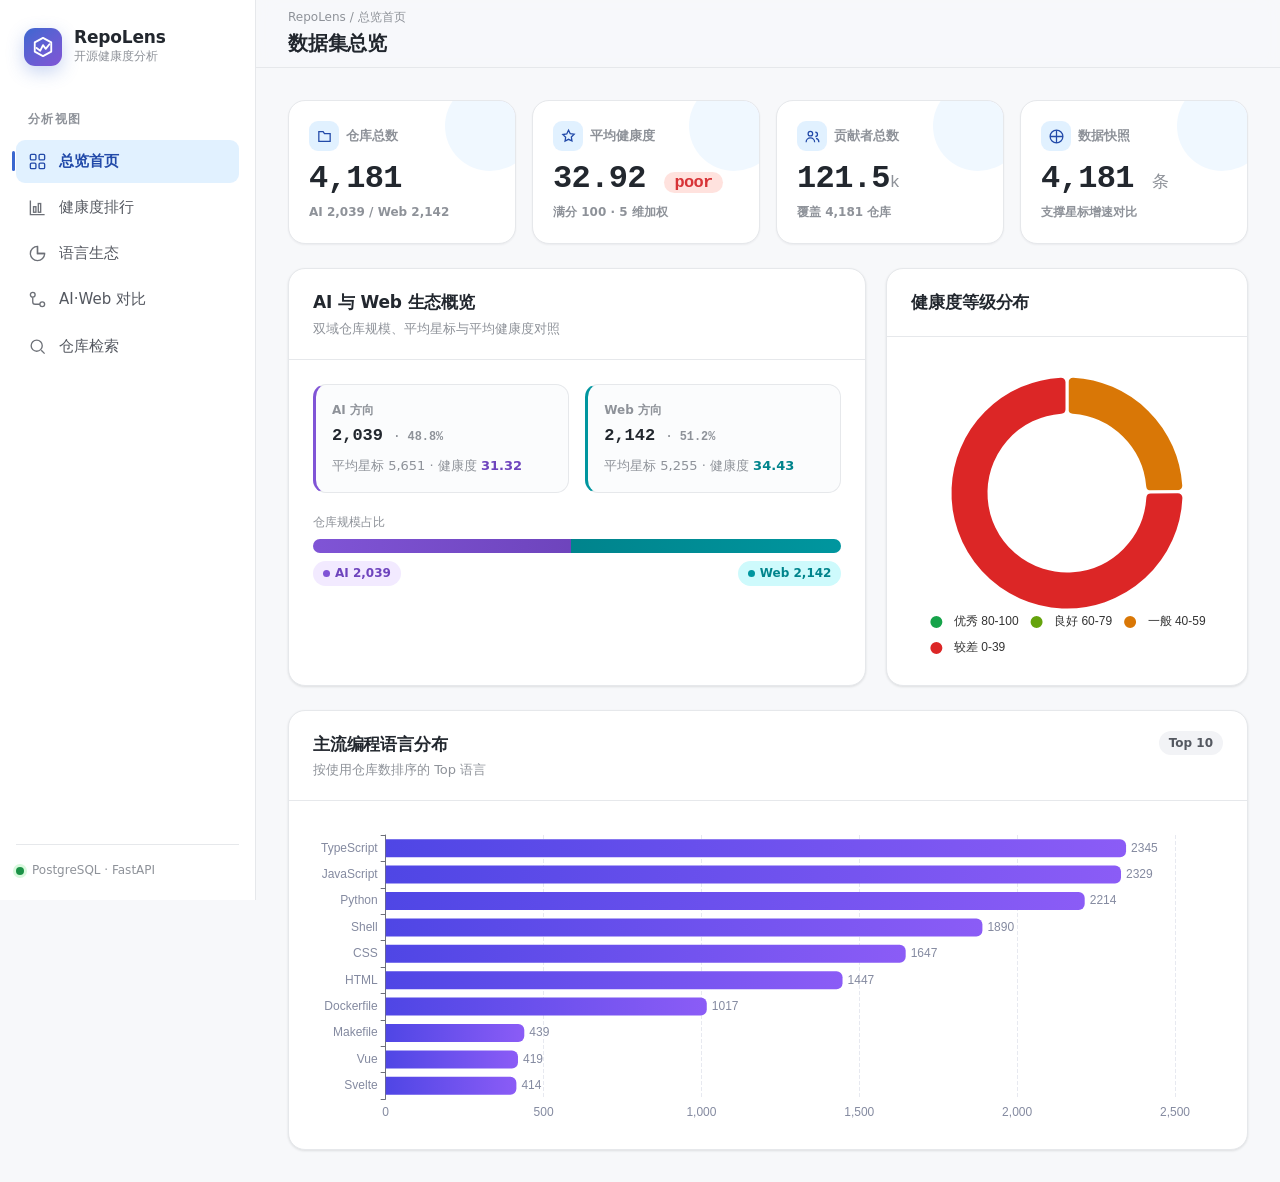
<file: index.html>
<!DOCTYPE html>
<html lang="zh-CN">
<head>
  <meta charset="UTF-8">
  <meta name="viewport" content="width=device-width, initial-scale=1.0">
  <title>RepoLens - 数据集总览</title>
  <link rel="stylesheet" href="./css/styles.css">
</head>
<body data-page="overview">
  <div class="app">
    <aside class="sidebar">
      <div class="brand">
        <div class="brand__mark">
          <svg width="22" height="22" viewBox="0 0 24 24" fill="none" stroke="currentColor" stroke-width="2" stroke-linecap="round" stroke-linejoin="round"><path d="M12 2 21 7v10l-9 5-9-5V7z"/><path d="M5 13l4 3 3-6 3 4 4-5"/></svg>
        </div>
        <div><div class="brand__name">RepoLens</div><div class="brand__sub">开源健康度分析</div></div>
      </div>
      <nav class="nav">
        <div class="nav__label">分析视图</div>
        <a class="nav__item is-active" data-page="overview" href="index.html">
          <svg viewBox="0 0 24 24" fill="none" stroke="currentColor" stroke-width="1.7"><rect x="3" y="3" width="7" height="7" rx="1.5"/><rect x="14" y="3" width="7" height="7" rx="1.5"/><rect x="3" y="14" width="7" height="7" rx="1.5"/><rect x="14" y="14" width="7" height="7" rx="1.5"/></svg>
          总览首页</a>
        <a class="nav__item" data-page="ranking" href="ranking.html">
          <svg viewBox="0 0 24 24" fill="none" stroke="currentColor" stroke-width="1.7"><path d="M3 3v18h18"/><rect x="7" y="11" width="3" height="7"/><rect x="13" y="7" width="3" height="11"/></svg>
          健康度排行</a>
        <a class="nav__item" data-page="languages" href="languages.html">
          <svg viewBox="0 0 24 24" fill="none" stroke="currentColor" stroke-width="1.7"><path d="M12 3a9 9 0 1 0 9 9h-9z"/><path d="M12 3v9h9"/></svg>
          语言生态</a>
        <a class="nav__item" data-page="compare" href="compare.html">
          <svg viewBox="0 0 24 24" fill="none" stroke="currentColor" stroke-width="1.7"><circle cx="6" cy="6" r="3"/><circle cx="18" cy="18" r="3"/><path d="M6 9v6a3 3 0 0 0 3 3h6"/></svg>
          AI·Web 对比</a>
        <a class="nav__item" data-page="search" href="search.html">
          <svg viewBox="0 0 24 24" fill="none" stroke="currentColor" stroke-width="1.7"><circle cx="11" cy="11" r="7"/><path d="m21 21-4.3-4.3"/></svg>
          仓库检索</a>
      </nav>
      <div class="sidebar__foot"><div class="sidebar__meta"><span class="dot"></span> PostgreSQL · FastAPI</div></div>
    </aside>
    <div class="scrim"></div>
    <div class="main">
      <header class="topbar">
        <button class="menu-btn" aria-label="菜单"><svg viewBox="0 0 24 24" width="20" height="20" fill="none" stroke="currentColor" stroke-width="2" stroke-linecap="round"><path d="M4 6h16M4 12h16M4 18h16"/></svg></button>
        <div class="topbar__title"><span class="topbar__crumb">RepoLens / 总览首页</span><h1 class="topbar__h1">数据集总览</h1></div>
        <div class="topbar__spacer"></div>
      </header>
      <main class="content">
        <section class="stat-grid mb-6">
          <div class="stat"><div class="stat__label"><span class="stat__icon"><svg viewBox="0 0 24 24" fill="none" stroke="currentColor" stroke-width="1.8"><path d="M4 19V5h6l2 3h8v11z"/></svg></span>仓库总数</div><div class="stat__value" id="sTotalRepos">—</div><div class="stat__delta flat" id="sDomainSplit">—</div></div>
          <div class="stat"><div class="stat__label"><span class="stat__icon"><svg viewBox="0 0 24 24" fill="none" stroke="currentColor" stroke-width="1.8"><path d="M12 3l2.5 5 5.5.8-4 3.9.9 5.5L12 16l-4.9 2.6.9-5.5-4-3.9 5.5-.8z"/></svg></span>平均健康度</div><div class="stat__value" id="sAvgHealth">—</div><div class="stat__delta flat">满分 100 · 5 维加权</div></div>
          <div class="stat"><div class="stat__label"><span class="stat__icon"><svg viewBox="0 0 24 24" fill="none" stroke="currentColor" stroke-width="1.8"><circle cx="9" cy="8" r="3.2"/><path d="M3 20a6 6 0 0 1 12 0M16 6a3 3 0 0 1 0 6m5 8a5.5 5.5 0 0 0-4-5.3"/></svg></span>贡献者总数</div><div class="stat__value" id="sContribs">—</div><div class="stat__delta flat" id="sContribsSub">—</div></div>
          <div class="stat"><div class="stat__label"><span class="stat__icon"><svg viewBox="0 0 24 24" fill="none" stroke="currentColor" stroke-width="1.8"><path d="M12 3v18M3 12h18"/><circle cx="12" cy="12" r="9"/></svg></span>数据快照</div><div class="stat__value" id="sSnapshots">—</div><div class="stat__delta flat">支撑星标增速对比</div></div>
        </section>
        <section class="grid grid--side mb-6">
          <div class="card">
            <div class="card__head"><div><div class="card__title">AI 与 Web 生态概览</div><div class="card__desc">双域仓库规模、平均星标与平均健康度对照</div></div></div>
            <div class="card__body">
              <div class="grid grid--2" style="gap:var(--sp-4)">
                <div class="meta-item" style="border-left:3px solid var(--ai)"><div class="meta-item__k">AI 方向</div><div class="meta-item__v" id="aiCount">—</div><div class="text-3" style="font-size:var(--fs-sm);margin-top:6px" id="aiDetail">—</div></div>
                <div class="meta-item" style="border-left:3px solid var(--web)"><div class="meta-item__k">Web 方向</div><div class="meta-item__v" id="webCount">—</div><div class="text-3" style="font-size:var(--fs-sm);margin-top:6px" id="webDetail">—</div></div>
              </div>
              <div style="margin-top:var(--sp-5)">
                <div class="text-3" style="font-size:var(--fs-xs);font-weight:500;margin-bottom:8px">仓库规模占比</div>
                <div style="height:14px;border-radius:99px;background:var(--surface-3);overflow:hidden;display:flex" id="ratioBar"><div id="ratioAi" style="background:linear-gradient(90deg,var(--ai),var(--ai-600))"></div><div id="ratioWeb" style="background:linear-gradient(90deg,var(--web-600),var(--web))"></div></div>
                <div class="flex between mt-2" style="font-size:var(--fs-xs)"><span class="badge badge--domain-ai" id="badgeAi"><span class="swatch"></span>AI</span><span class="badge badge--domain-web" id="badgeWeb"><span class="swatch"></span>Web</span></div>
              </div>
            </div>
          </div>
          <div class="card"><div class="card__head"><div class="card__title">健康度等级分布</div></div><div class="card__body"><div id="chartHealthDonut" class="chart chart--md"></div></div></div>
        </section>
        <section class="card"><div class="card__head"><div><div class="card__title">主流编程语言分布</div><div class="card__desc">按使用仓库数排序的 Top 语言</div></div><span class="badge badge--soft">Top 10</span></div><div class="card__body"><div id="chartTopLangs" class="chart chart--md"></div></div></section>
      </main>
    </div>
  </div>
  <script src="./js/echarts.min.js"></script>
  <script>
    window.RL = {
      palette: { brand:"#4f46e5",ai:"#8b5cf6",web:"#0ea5b7",text:"#383d52",text1:"#383d52",text2:"#646b82",text3:"#848aa0",border:"#e7e9f0",grid:"#e7e9f0",font:"'Plus Jakarta Sans',system-ui,sans-serif",mono:"'JetBrains Mono',ui-monospace,monospace",excellent:"#16a34a",good:"#65a30d",fair:"#d97706",poor:"#dc2626",langs:["#4f46e5","#0ea5b7","#f59e0b","#ec4899","#10b981","#6366f1","#ef4444","#14b8a6"] },
      fmt: function(n){ return n==null?"—":Number(n).toLocaleString("en-US"); },
      healthLevel: function(s){ return s>=80?"excellent":s>=60?"good":s>=40?"fair":"poor"; }
    };
    (function(){ const page=document.body.getAttribute("data-page"); document.querySelectorAll(".nav__item").forEach(function(a){ a.classList.toggle("is-active",a.getAttribute("data-page")===page); }); })();
    (function(){ const sidebar=document.querySelector(".sidebar"),scrim=document.querySelector(".scrim"),btn=document.querySelector(".menu-btn"); if(!sidebar||!btn)return; btn.addEventListener("click",function(){ sidebar.classList.toggle("is-open"); scrim&&scrim.classList.toggle("is-open"); }); scrim&&scrim.addEventListener("click",function(){ sidebar.classList.remove("is-open"); scrim.classList.remove("is-open"); }); })();

    (async function(){
      var P=RL.palette;
      var res=await fetch("./data/overview.json"); var json=await res.json();
      var d=json, s=d.summary;
      document.getElementById("sTotalRepos").textContent=RL.fmt(s.total_repos);
      var lvl=RL.healthLevel(s.avg_health_score);
      document.getElementById("sAvgHealth").innerHTML=s.avg_health_score.toFixed(2)+' <span class="score-pill score-pill--'+lvl+'" style="font-size:.5em"><b>'+lvl+'</b></span>';
      var k=s.total_contributors>=1000?(s.total_contributors/1000).toFixed(1):s.total_contributors;
      document.getElementById("sContribs").innerHTML=k+(s.total_contributors>=1000?'<small>k</small>':'');
      document.getElementById("sContribsSub").textContent="覆盖 "+RL.fmt(s.total_repos)+" 仓库";
      document.getElementById("sSnapshots").innerHTML=RL.fmt(s.snapshot_count)+' <small>条</small>';
      document.getElementById("sDomainSplit").textContent="AI "+RL.fmt(s.ai_repos)+" / Web "+RL.fmt(s.web_repos);
      var ai=d.domain_distribution.ai, web=d.domain_distribution.web;
      document.getElementById("aiCount").innerHTML=RL.fmt(ai.count)+' <span class="text-3" style="font-size:.7em">· '+(ai.ratio*100).toFixed(1)+'%</span>';
      document.getElementById("aiDetail").innerHTML='平均星标 '+RL.fmt(Math.round(ai.avg_stars))+' · 健康度 <b style="color:var(--ai-600)">'+ai.avg_health_score.toFixed(2)+'</b>';
      document.getElementById("webCount").innerHTML=RL.fmt(web.count)+' <span class="text-3" style="font-size:.7em">· '+(web.ratio*100).toFixed(1)+'%</span>';
      document.getElementById("webDetail").innerHTML='平均星标 '+RL.fmt(Math.round(web.avg_stars))+' · 健康度 <b style="color:var(--web-600)">'+web.avg_health_score.toFixed(2)+'</b>';
      document.getElementById("ratioAi").style.width=(ai.ratio*100).toFixed(1)+"%";
      document.getElementById("ratioWeb").style.width=(web.ratio*100).toFixed(1)+"%";
      document.getElementById("badgeAi").innerHTML='<span class="swatch"></span>AI '+RL.fmt(ai.count);
      document.getElementById("badgeWeb").innerHTML='<span class="swatch"></span>Web '+RL.fmt(web.count);
      var hs=d.health_score_distribution;
      echarts.init(document.getElementById("chartHealthDonut")).setOption({ tooltip:{trigger:"item"},legend:{bottom:0,icon:"circle"},series:[{type:"pie",radius:["52%","78%"],center:["50%","44%"],itemStyle:{borderColor:"#fff",borderWidth:3,borderRadius:6},label:{show:false},data:[{value:hs.excellent,name:"优秀 80-100",itemStyle:{color:P.excellent}},{value:hs.good,name:"良好 60-79",itemStyle:{color:P.good}},{value:hs.fair,name:"一般 40-59",itemStyle:{color:P.fair}},{value:hs.poor,name:"较差 0-39",itemStyle:{color:P.poor}}]}] });
      var tl=d.top_languages.slice(0,10).reverse();
      echarts.init(document.getElementById("chartTopLangs")).setOption({ grid:{left:8,right:48,top:10,bottom:6,containLabel:true},tooltip:{trigger:"axis"},xAxis:{type:"value",axisLabel:{color:P.text3,fontSize:12},splitLine:{lineStyle:{color:P.grid,type:"dashed"}}},yAxis:{type:"category",data:tl.map(function(l){return l.language;}),axisLabel:{color:P.text3,fontSize:12}},series:[{type:"bar",barWidth:18,data:tl.map(function(l){return l.repo_count;}),itemStyle:{borderRadius:[0,6,6,0],color:new echarts.graphic.LinearGradient(0,0,1,0,[{offset:0,color:P.brand},{offset:1,color:P.ai}])},label:{show:true,position:"right",color:P.text3,fontSize:12}}] });
    })();
  </script>
</body>
</html>
</file>
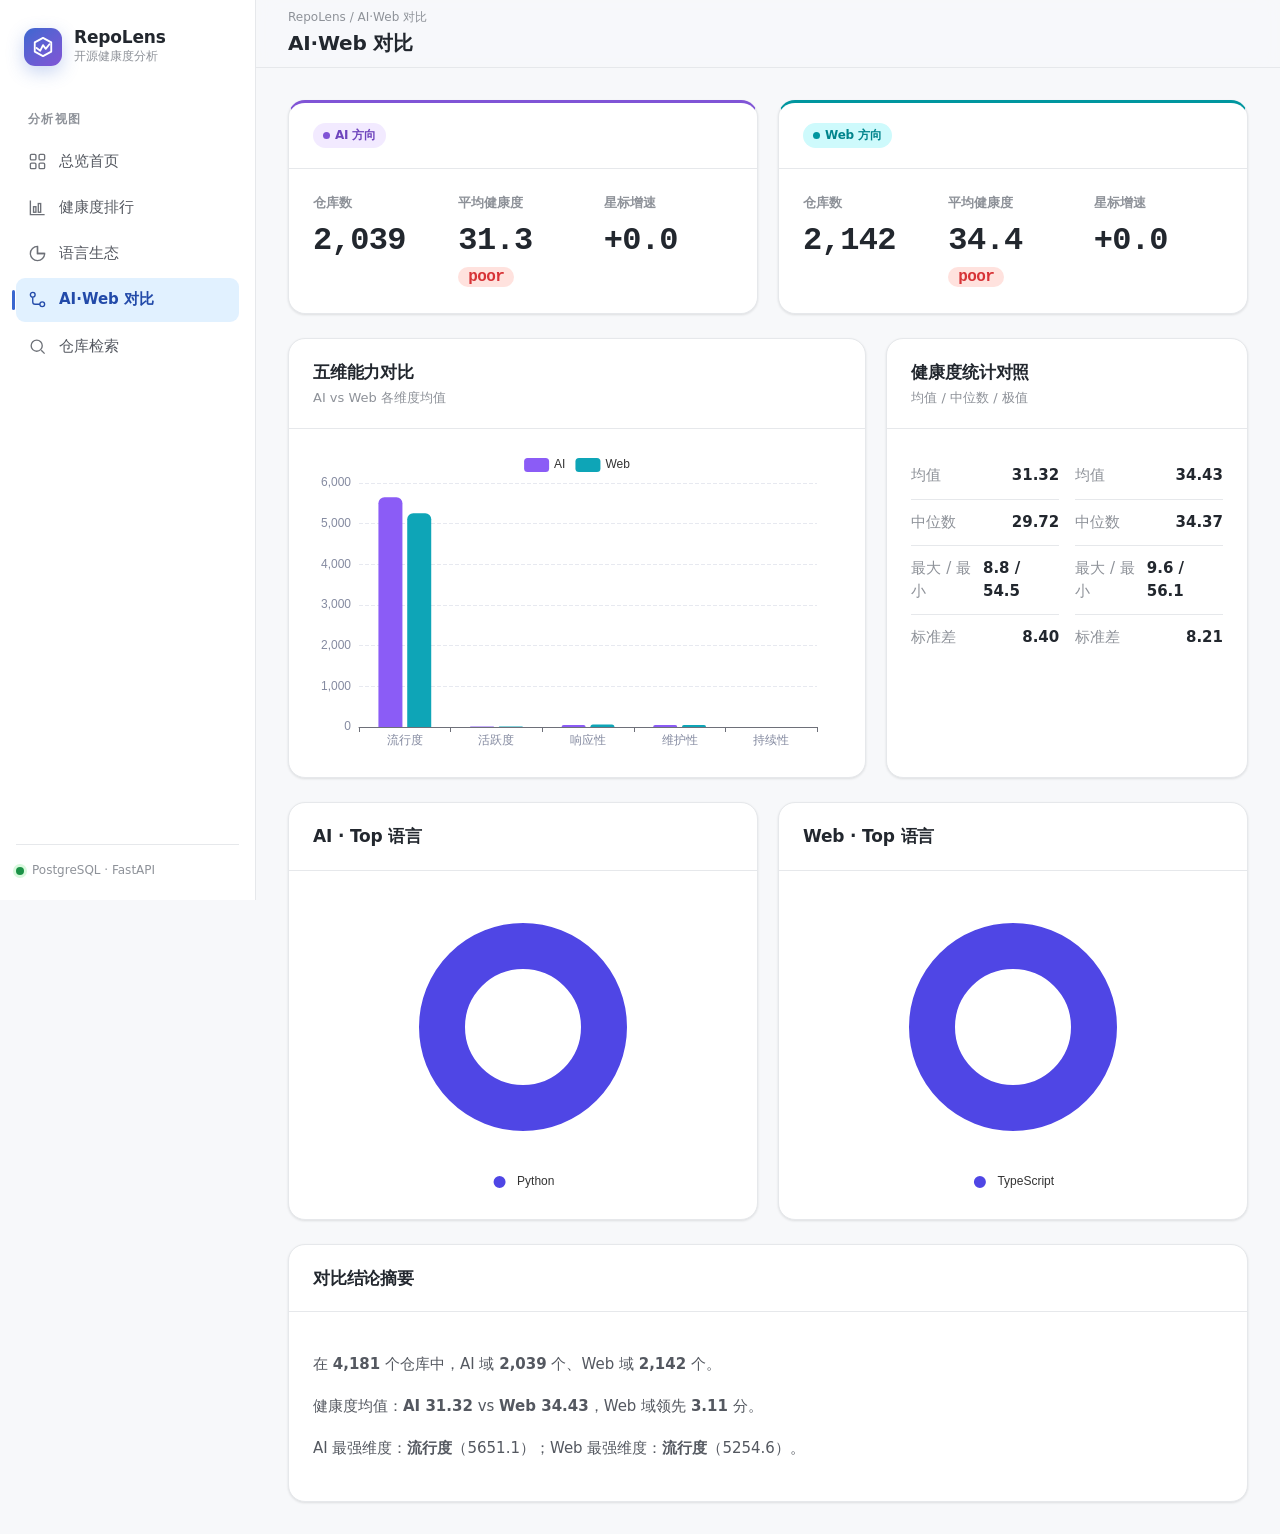
<file: compare.html>
<!DOCTYPE html>
<html lang="zh-CN">
<head>
  <meta charset="UTF-8">
  <meta name="viewport" content="width=device-width, initial-scale=1.0">
  <title>AI·Web 对比 · RepoLens</title>
  <link rel="stylesheet" href="./css/styles.css">
</head>
<body data-page="compare">
  <div class="app">
    <aside class="sidebar">
      <div class="brand">
        <div class="brand__mark"><svg width="22" height="22" viewBox="0 0 24 24" fill="none" stroke="currentColor" stroke-width="2" stroke-linecap="round" stroke-linejoin="round"><path d="M12 2 21 7v10l-9 5-9-5V7z"/><path d="M5 13l4 3 3-6 3 4 4-5"/></svg></div>
        <div><div class="brand__name">RepoLens</div><div class="brand__sub">开源健康度分析</div></div>
      </div>
      <nav class="nav">
        <div class="nav__label">分析视图</div>
        <a class="nav__item" data-page="overview" href="index.html"><svg viewBox="0 0 24 24" fill="none" stroke="currentColor" stroke-width="1.7"><rect x="3" y="3" width="7" height="7" rx="1.5"/><rect x="14" y="3" width="7" height="7" rx="1.5"/><rect x="3" y="14" width="7" height="7" rx="1.5"/><rect x="14" y="14" width="7" height="7" rx="1.5"/></svg>总览首页</a>
        <a class="nav__item" data-page="ranking" href="ranking.html"><svg viewBox="0 0 24 24" fill="none" stroke="currentColor" stroke-width="1.7"><path d="M3 3v18h18"/><rect x="7" y="11" width="3" height="7"/><rect x="13" y="7" width="3" height="11"/></svg>健康度排行</a>
        <a class="nav__item" data-page="languages" href="languages.html"><svg viewBox="0 0 24 24" fill="none" stroke="currentColor" stroke-width="1.7"><path d="M12 3a9 9 0 1 0 9 9h-9z"/><path d="M12 3v9h9"/></svg>语言生态</a>
        <a class="nav__item is-active" data-page="compare" href="compare.html"><svg viewBox="0 0 24 24" fill="none" stroke="currentColor" stroke-width="1.7"><circle cx="6" cy="6" r="3"/><circle cx="18" cy="18" r="3"/><path d="M6 9v6a3 3 0 0 0 3 3h6"/></svg>AI·Web 对比</a>
        <a class="nav__item" data-page="search" href="search.html"><svg viewBox="0 0 24 24" fill="none" stroke="currentColor" stroke-width="1.7"><circle cx="11" cy="11" r="7"/><path d="m21 21-4.3-4.3"/></svg>仓库检索</a>
      </nav>
      <div class="sidebar__foot"><div class="sidebar__meta"><span class="dot"></span> PostgreSQL · FastAPI</div></div>
    </aside>
    <div class="scrim"></div>
    <div class="main">
      <header class="topbar">
        <button class="menu-btn" aria-label="菜单"><svg viewBox="0 0 24 24" width="20" height="20" fill="none" stroke="currentColor" stroke-width="2" stroke-linecap="round"><path d="M4 6h16M4 12h16M4 18h16"/></svg></button>
        <div class="topbar__title"><span class="topbar__crumb">RepoLens / AI·Web 对比</span><h1 class="topbar__h1">AI·Web 对比</h1></div>
        <div class="topbar__spacer"></div>
        <div class="topbar__actions"></div>
      </header>
      <main class="content">
<section class="grid grid--2 mb-6">
  <div class="card" style="border-top:3px solid var(--ai)"><div class="card__head"><div class="card__title"><span class="badge badge--domain-ai"><span class="swatch"></span>AI 方向</span></div></div><div class="card__body"><div class="stat-grid" style="grid-template-columns:repeat(3,1fr)"><div><div class="stat__label">仓库数</div><div class="stat__value" id="aiRepos">—</div></div><div><div class="stat__label">平均健康度</div><div class="stat__value" id="aiHealth">—</div></div><div><div class="stat__label">星标增速</div><div class="stat__value" id="aiGrowth">—</div></div></div></div></div>
  <div class="card" style="border-top:3px solid var(--web)"><div class="card__head"><div class="card__title"><span class="badge badge--domain-web"><span class="swatch"></span>Web 方向</span></div></div><div class="card__body"><div class="stat-grid" style="grid-template-columns:repeat(3,1fr)"><div><div class="stat__label">仓库数</div><div class="stat__value" id="webRepos">—</div></div><div><div class="stat__label">平均健康度</div><div class="stat__value" id="webHealth">—</div></div><div><div class="stat__label">星标增速</div><div class="stat__value" id="webGrowth">—</div></div></div></div></div>
</section>
<section class="grid grid--side mb-6">
  <div class="card"><div class="card__head"><div><div class="card__title">五维能力对比</div><div class="card__desc">AI vs Web 各维度均值</div></div></div><div class="card__body"><div id="chartDimBar" class="chart chart--md"></div></div></div>
  <div class="card"><div class="card__head"><div><div class="card__title">健康度统计对照</div><div class="card__desc">均值 / 中位数 / 极值</div></div></div><div class="card__body"><div class="grid grid--2" style="gap:var(--sp-4)"><div class="stat-list"><div class="stat-list__row"><span>均值</span><b id="aiHsAvg">—</b></div><div class="stat-list__row"><span>中位数</span><b id="aiHsMed">—</b></div><div class="stat-list__row"><span>最大 / 最小</span><b id="aiHsRange">—</b></div><div class="stat-list__row"><span>标准差</span><b id="aiHsStd">—</b></div></div><div class="stat-list"><div class="stat-list__row"><span>均值</span><b id="webHsAvg">—</b></div><div class="stat-list__row"><span>中位数</span><b id="webHsMed">—</b></div><div class="stat-list__row"><span>最大 / 最小</span><b id="webHsRange">—</b></div><div class="stat-list__row"><span>标准差</span><b id="webHsStd">—</b></div></div></div></div></div>
</section>
<section class="grid grid--2 mb-6">
  <div class="card"><div class="card__head"><div class="card__title">AI · Top 语言</div></div><div class="card__body"><div id="chartLangAi" class="chart chart--md"></div></div></div>
  <div class="card"><div class="card__head"><div class="card__title">Web · Top 语言</div></div><div class="card__body"><div id="chartLangWeb" class="chart chart--md"></div></div></div>
</section>
<section class="card"><div class="card__head"><div class="card__title">对比结论摘要</div></div><div class="card__body"><div id="conclusion" class="text-2" style="line-height:1.8">加载中…</div></div></section></main>
    </div>
  </div>
  <script src="./js/echarts.min.js"></script>
  <script>
    window.RL={palette:{brand:"#4f46e5",ai:"#8b5cf6",web:"#0ea5b7",text:"#383d52",text1:"#383d52",text2:"#646b82",text3:"#848aa0",border:"#e7e9f0",grid:"#e7e9f0",font:"'Plus Jakarta Sans',system-ui,sans-serif",mono:"'JetBrains Mono',ui-monospace,monospace",excellent:"#16a34a",good:"#65a30d",fair:"#d97706",poor:"#dc2626",langs:["#4f46e5","#0ea5b7","#f59e0b","#ec4899","#10b981","#6366f1","#ef4444","#14b8a6"]},fmt:function(n){return n==null?"\u2014":Number(n).toLocaleString("en-US");},healthLevel:function(s){return s>=80?"excellent":s>=60?"good":s>=40?"fair":"poor";}};
    (function(){const p=document.body.getAttribute("data-page");document.querySelectorAll(".nav__item").forEach(function(a){a.classList.toggle("is-active",a.getAttribute("data-page")===p);});})();
    (function(){const s=document.querySelector(".sidebar"),c=document.querySelector(".scrim"),b=document.querySelector(".menu-btn");if(!s||!b)return;b.addEventListener("click",function(){s.classList.toggle("is-open");c&&c.classList.toggle("is-open");});c&&c.addEventListener("click",function(){s.classList.remove("is-open");c.classList.remove("is-open");});})();
  </script>
  <script>
var P=RL.palette;var dimBarChart=echarts.init(document.getElementById("chartDimBar"));var langAiChart=echarts.init(document.getElementById("chartLangAi"));var langWebChart=echarts.init(document.getElementById("chartLangWeb"));
var dimLabels={popularity:"流行度",activity:"活跃度",responsiveness:"响应性",maintenance:"维护性",sustainability:"持续性"};
function renderLangPie(chart,langs){var data=langs.map(function(l,i){return{value:l.count,name:l.language,itemStyle:{color:P.langs[i%P.langs.length]}};});chart.setOption({tooltip:{trigger:"item",formatter:"{b}: {c} ({d}%)"},legend:{bottom:0,icon:"circle",textStyle:{fontSize:12}},series:[{type:"pie",radius:["38%","70%"],center:["50%","44%"],itemStyle:{borderColor:"#fff",borderWidth:2,borderRadius:4},label:{show:false},data:data}]},true);}
fetch("./data/compare.json").then(function(r){return r.json();}).then(function(json){
  var c=json.comparison;
  document.getElementById("aiRepos").textContent=RL.fmt(c.repo_count.ai);document.getElementById("webRepos").textContent=RL.fmt(c.repo_count.web);
  var aiHS=c.health_score.ai,webHS=c.health_score.web;
  document.getElementById("aiHealth").innerHTML=aiHS.avg.toFixed(1)+' <span class="score-pill score-pill--'+RL.healthLevel(aiHS.avg)+'" style="font-size:.5em">'+RL.healthLevel(aiHS.avg)+'</span>';
  document.getElementById("webHealth").innerHTML=webHS.avg.toFixed(1)+' <span class="score-pill score-pill--'+RL.healthLevel(webHS.avg)+'" style="font-size:.5em">'+RL.healthLevel(webHS.avg)+'</span>';
  document.getElementById("aiGrowth").textContent="+"+c.star_growth.ai.avg_growth.toFixed(1);document.getElementById("webGrowth").textContent="+"+c.star_growth.web.avg_growth.toFixed(1);
  document.getElementById("aiHsAvg").textContent=aiHS.avg.toFixed(2);document.getElementById("aiHsMed").textContent=aiHS.median.toFixed(2);document.getElementById("aiHsRange").textContent=aiHS.min.toFixed(1)+" / "+aiHS.max.toFixed(1);document.getElementById("aiHsStd").textContent=aiHS.std.toFixed(2);
  document.getElementById("webHsAvg").textContent=webHS.avg.toFixed(2);document.getElementById("webHsMed").textContent=webHS.median.toFixed(2);document.getElementById("webHsRange").textContent=webHS.min.toFixed(1)+" / "+webHS.max.toFixed(1);document.getElementById("webHsStd").textContent=webHS.std.toFixed(2);
  var dims=c.dimensions;var dimKeys=Object.keys(dims);var categories=dimKeys.map(function(k){return dimLabels[k]||k;});var aiVals=dimKeys.map(function(k){return dims[k].ai;});var webVals=dimKeys.map(function(k){return dims[k].web;});
  dimBarChart.setOption({grid:{left:8,right:24,top:30,bottom:6,containLabel:true},tooltip:{trigger:"axis"},legend:{top:0,data:["AI","Web"]},xAxis:{type:"category",data:categories,axisLabel:{color:P.text3,fontSize:12}},yAxis:{type:"value",axisLabel:{color:P.text3,fontSize:12},splitLine:{lineStyle:{color:P.grid,type:"dashed"}}},series:[{name:"AI",type:"bar",barWidth:24,data:aiVals,itemStyle:{color:P.ai,borderRadius:[6,6,0,0]}},{name:"Web",type:"bar",barWidth:24,data:webVals,itemStyle:{color:P.web,borderRadius:[6,6,0,0]}}]},true);
  renderLangPie(langAiChart,c.top_languages.ai||[]);renderLangPie(langWebChart,c.top_languages.web||[]);
  var winner=aiHS.avg>webHS.avg?"AI":"Web";var diff=Math.abs(c.health_score.diff).toFixed(2);
  var html="<p>在 <b>"+RL.fmt(c.repo_count.ai+c.repo_count.web)+"</b> 个仓库中，AI 域 <b>"+RL.fmt(c.repo_count.ai)+"</b> 个、Web 域 <b>"+RL.fmt(c.repo_count.web)+"</b> 个。</p>";
  html+="<p>健康度均值：<b>AI "+aiHS.avg.toFixed(2)+"</b> vs <b>Web "+webHS.avg.toFixed(2)+"</b>，"+winner+" 域领先 <b>"+diff+"</b> 分。</p>";
  var bestAi=dimKeys.reduce(function(a,b){return dims[a].ai>dims[b].ai?a:b;});var bestWeb=dimKeys.reduce(function(a,b){return dims[a].web>dims[b].web?a:b;});
  html+="<p>AI 最强维度：<b>"+(dimLabels[bestAi]||bestAi)+"</b>（"+dims[bestAi].ai.toFixed(1)+"）；Web 最强维度：<b>"+(dimLabels[bestWeb]||bestWeb)+"</b>（"+dims[bestWeb].web.toFixed(1)+"）。</p>";
  document.getElementById("conclusion").innerHTML=html;
});
</script>
</body>
</html>
</file>
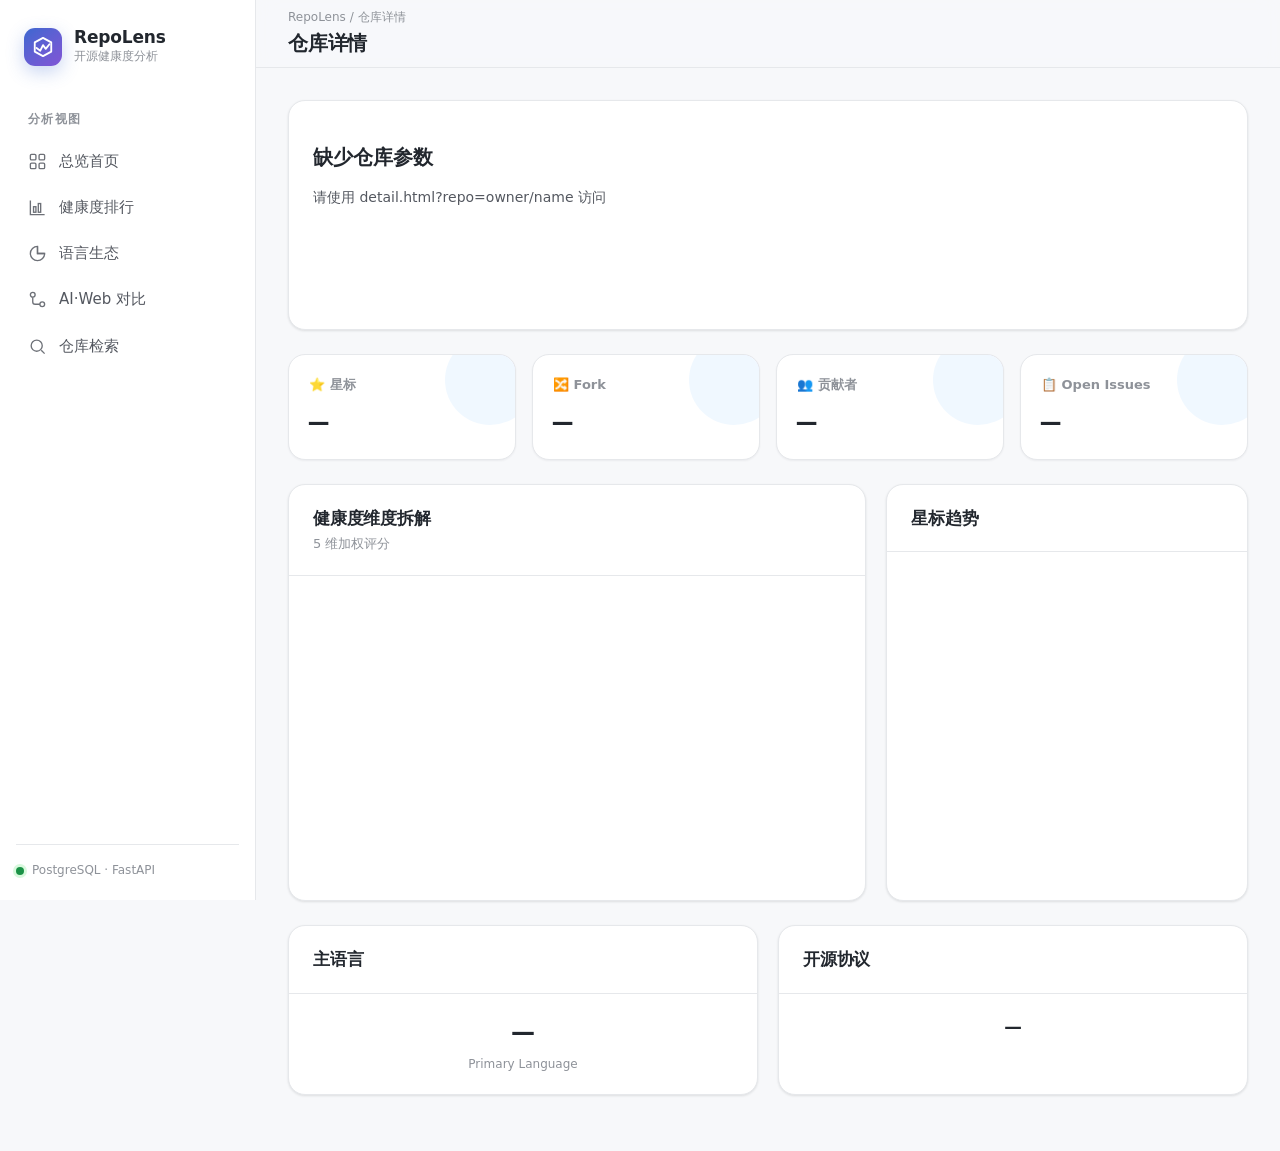
<file: detail.html>
<!DOCTYPE html>
<html lang="zh-CN">
<head>
  <meta charset="UTF-8">
  <meta name="viewport" content="width=device-width, initial-scale=1.0">
  <title>仓库详情 · RepoLens</title>
  <link rel="stylesheet" href="./css/styles.css">
</head>
<body data-page="detail">
  <div class="app">
    <aside class="sidebar">
      <div class="brand">
        <div class="brand__mark"><svg width="22" height="22" viewBox="0 0 24 24" fill="none" stroke="currentColor" stroke-width="2" stroke-linecap="round" stroke-linejoin="round"><path d="M12 2 21 7v10l-9 5-9-5V7z"/><path d="M5 13l4 3 3-6 3 4 4-5"/></svg></div>
        <div><div class="brand__name">RepoLens</div><div class="brand__sub">开源健康度分析</div></div>
      </div>
      <nav class="nav">
        <div class="nav__label">分析视图</div>
        <a class="nav__item" data-page="overview" href="index.html"><svg viewBox="0 0 24 24" fill="none" stroke="currentColor" stroke-width="1.7"><rect x="3" y="3" width="7" height="7" rx="1.5"/><rect x="14" y="3" width="7" height="7" rx="1.5"/><rect x="3" y="14" width="7" height="7" rx="1.5"/><rect x="14" y="14" width="7" height="7" rx="1.5"/></svg>总览首页</a>
        <a class="nav__item" data-page="ranking" href="ranking.html"><svg viewBox="0 0 24 24" fill="none" stroke="currentColor" stroke-width="1.7"><path d="M3 3v18h18"/><rect x="7" y="11" width="3" height="7"/><rect x="13" y="7" width="3" height="11"/></svg>健康度排行</a>
        <a class="nav__item" data-page="languages" href="languages.html"><svg viewBox="0 0 24 24" fill="none" stroke="currentColor" stroke-width="1.7"><path d="M12 3a9 9 0 1 0 9 9h-9z"/><path d="M12 3v9h9"/></svg>语言生态</a>
        <a class="nav__item" data-page="compare" href="compare.html"><svg viewBox="0 0 24 24" fill="none" stroke="currentColor" stroke-width="1.7"><circle cx="6" cy="6" r="3"/><circle cx="18" cy="18" r="3"/><path d="M6 9v6a3 3 0 0 0 3 3h6"/></svg>AI·Web 对比</a>
        <a class="nav__item" data-page="search" href="search.html"><svg viewBox="0 0 24 24" fill="none" stroke="currentColor" stroke-width="1.7"><circle cx="11" cy="11" r="7"/><path d="m21 21-4.3-4.3"/></svg>仓库检索</a>
      </nav>
      <div class="sidebar__foot"><div class="sidebar__meta"><span class="dot"></span> PostgreSQL · FastAPI</div></div>
    </aside>
    <div class="scrim"></div>
    <div class="main">
      <header class="topbar">
        <button class="menu-btn" aria-label="菜单"><svg viewBox="0 0 24 24" width="20" height="20" fill="none" stroke="currentColor" stroke-width="2" stroke-linecap="round"><path d="M4 6h16M4 12h16M4 18h16"/></svg></button>
        <div class="topbar__title"><span class="topbar__crumb">RepoLens / 仓库详情</span><h1 class="topbar__h1" id="pageTitle">仓库详情</h1></div>
        <div class="topbar__spacer"></div>
      </header>
      <main class="content">

<!-- 基本信息 -->
<section class="card mb-6">
  <div class="card__body">
    <div style="display:flex;flex-wrap:wrap;gap:24px;align-items:flex-start">
      <div style="flex:1;min-width:260px">
        <h2 style="font-size:1.25rem;font-weight:700;margin-bottom:6px" id="detailTitle">加载中…</h2>
        <p class="text-2" style="font-size:0.875rem;margin-bottom:10px;color:var(--text-2)" id="detailDesc">—</p>
        <div style="display:flex;gap:8px;flex-wrap:wrap" id="detailBadges"></div>
      </div>
      <div style="text-align:right">
        <div id="healthGauge" style="width:180px;height:180px"></div>
      </div>
    </div>
  </div>
</section>

<!-- 统计卡 -->
<section class="stat-grid mb-6">
  <div class="stat"><div class="stat__label">⭐ 星标</div><div class="stat__value" id="dStars">—</div></div>
  <div class="stat"><div class="stat__label">🔀 Fork</div><div class="stat__value" id="dForks">—</div></div>
  <div class="stat"><div class="stat__label">👥 贡献者</div><div class="stat__value" id="dContribs">—</div></div>
  <div class="stat"><div class="stat__label">📋 Open Issues</div><div class="stat__value" id="dIssues">—</div></div>
</section>

<!-- 维度拆解 + 快照趋势 -->
<section class="grid grid--side mb-6">
  <div class="card">
    <div class="card__head"><div><div class="card__title">健康度维度拆解</div><div class="card__desc">5 维加权评分</div></div></div>
    <div class="card__body"><div id="dimBars"></div></div>
  </div>
  <div class="card">
    <div class="card__head"><div class="card__title">星标趋势</div></div>
    <div class="card__body"><div id="chartSnapshot" class="chart chart--md"></div></div>
  </div>
</section>

<!-- 语言 + 主题 -->
<section class="grid grid--2 mb-6">
  <div class="card">
    <div class="card__head"><div class="card__title">主语言</div></div>
    <div class="card__body" style="padding:20px;text-align:center">
      <div id="dLang" style="font-size:1.5rem;font-weight:700">—</div>
      <div class="text-3" style="font-size:0.75rem;margin-top:4px">Primary Language</div>
    </div>
  </div>
  <div class="card">
    <div class="card__head"><div class="card__title">开源协议</div></div>
    <div class="card__body" style="padding:20px;text-align:center">
      <div id="dLicense" style="font-size:1.1rem;font-weight:600">—</div>
    </div>
  </div>
</section>

      </main>
    </div>
  </div>

  <script src="./js/echarts.min.js"></script>
  <script>
    window.RL={palette:{brand:"#4f46e5",ai:"#8b5cf6",web:"#0ea5b7",text:"#383d52",text1:"#383d52",text2:"#646b82",text3:"#848aa0",border:"#e7e9f0",grid:"#e7e9f0",font:"'Plus Jakarta Sans',system-ui,sans-serif",mono:"'JetBrains Mono',ui-monospace,monospace",excellent:"#16a34a",good:"#65a30d",fair:"#d97706",poor:"#dc2626",langs:["#4f46e5","#0ea5b7","#f59e0b","#ec4899","#10b981","#6366f1","#ef4444","#14b8a6"]},fmt:function(n){return n==null?"\u2014":Number(n).toLocaleString("en-US");},healthLevel:function(s){return s>=80?"excellent":s>=60?"good":s>=40?"fair":"poor";}};
    (function(){const p=document.body.getAttribute("data-page");document.querySelectorAll(".nav__item").forEach(function(a){a.classList.toggle("is-active",a.getAttribute("data-page")===p);});})();
    (function(){const s=document.querySelector(".sidebar"),c=document.querySelector(".scrim"),b=document.querySelector(".menu-btn");if(!s||!b)return;b.addEventListener("click",function(){s.classList.toggle("is-open");c&&c.classList.toggle("is-open");});c&&c.addEventListener("click",function(){s.classList.remove("is-open");c.classList.remove("is-open");});})();

    (function(){
      var params = new URLSearchParams(location.search);
      var repoParam = params.get("repo");
      if (!repoParam) {
        document.getElementById("detailTitle").textContent = "缺少仓库参数";
        document.getElementById("detailDesc").textContent = "请使用 detail.html?repo=owner/name 访问";
        return;
      }
      var repoKey = repoParam.trim();
      var P = RL.palette;

      Promise.all([
        fetch("./data/list.json").then(function(r){return r.json();}),
        fetch("./data/ranking.json").then(function(r){return r.json();}),
        fetch("./data/trend.json").then(function(r){return r.json();})
      ]).then(function(results){
        var listData = results[0].items || [];
        var rankingData = results[1].items || [];
        var trendData = results[2].items || [];

        /* 从 list.json 查找仓库 */
        var repo = null;
        for (var i = 0; i < listData.length; i++) {
          if (listData[i].name_with_owner === repoKey) { repo = listData[i]; break; }
        }
        if (!repo) {
          document.getElementById("detailTitle").textContent = "未找到仓库: " + repoKey;
          return;
        }

        /* 从 ranking.json 找维度 */
        var rankItem = null;
        for (var i = 0; i < rankingData.length; i++) {
          if (rankingData[i].name_with_owner === repoKey) { rankItem = rankingData[i]; break; }
        }

        /* 从 trend.json 找快照 */
        var trendItem = null;
        for (var i = 0; i < trendData.length; i++) {
          if (trendData[i].name_with_owner === repoKey) { trendItem = trendData[i]; break; }
        }

        /* 基本信息 */
        document.getElementById("detailTitle").textContent = repo.name_with_owner;
        document.getElementById("pageTitle").textContent = repo.name;
        document.getElementById("detailDesc").textContent = repo.description || "暂无描述";
        var domBadge = repo.domain === "ai"
          ? '<span class="badge badge--domain-ai"><span class="swatch"></span>AI</span>'
          : '<span class="badge badge--domain-web"><span class="swatch"></span>Web</span>';
        var langBadge = repo.primary_language ? '<span class="badge badge--soft">' + repo.primary_language + '</span>' : '';
        document.getElementById("detailBadges").innerHTML = domBadge + langBadge;

        /* 统计卡 */
        document.getElementById("dStars").textContent = RL.fmt(repo.stargazer_count);
        document.getElementById("dForks").textContent = RL.fmt(repo.fork_count);
        document.getElementById("dContribs").textContent = RL.fmt(repo.contributors_count);
        document.getElementById("dIssues").textContent = RL.fmt(repo.open_issues);

        /* 健康度仪表盘 */
        var hs = repo.health_score || 0;
        var lvl = RL.healthLevel(hs);
        var colorMap = {excellent:P.excellent, good:P.good, fair:P.fair, poor:P.poor};
        var gaugeChart = echarts.init(document.getElementById("healthGauge"));
        gaugeChart.setOption({
          series: [{
            type: "gauge", radius: "90%", center: ["50%","55%"],
            startAngle: 210, endAngle: -30, min: 0, max: 100,
            progress: { show: true, width: 14, itemStyle: { color: colorMap[lvl] || P.brand } },
            axisLine: { lineStyle: { width: 14, color: [[1, P.grid]] } },
            axisTick: { show: false }, splitLine: { show: false }, axisLabel: { show: false },
            pointer: { show: false }, anchor: { show: false },
            title: { show: true, offsetCenter: [0, "30%"], fontSize: 13, color: P.text3 },
            detail: { valueAnimation: true, offsetCenter: [0, "-5%"], fontSize: 28, fontWeight: 700,
              color: colorMap[lvl] || P.text, formatter: "{value}" },
            data: [{ value: hs.toFixed(1), name: lvl }]
          }]
        });

        /* 维度条 */
        var dimLabels = {popularity:"流行度", activity:"活跃度", responsiveness:"响应性", maintenance:"维护性", sustainability:"持续性"};
        var dims = (rankItem && rankItem.dimensions) || {};
        var dimHtml = "";
        var dimKeys = Object.keys(dimLabels);
        for (var i = 0; i < dimKeys.length; i++) {
          var k = dimKeys[i];
          var dd = dims[k];
          if (dd == null) dd = 0;
          var pct = Math.min(dd, 100);
          var barColor = repo.domain === "ai" ? "var(--ai-600, #8b5cf6)" : "var(--web-600, #0ea5b7)";
          dimHtml += '<div style="margin-bottom:12px">' +
            '<div style="display:flex;justify-content:space-between;margin-bottom:4px"><span class="text-2" style="font-size:0.875rem">' + dimLabels[k] + '</span><b style="font-size:0.875rem">' + dd.toFixed(1) + '</b></div>' +
            '<div style="height:8px;border-radius:99px;background:var(--surface-3, #e7e9f0)"><div style="width:' + pct.toFixed(1) + '%;height:100%;border-radius:99px;background:' + barColor + '"></div></div>' +
            '</div>';
        }
        document.getElementById("dimBars").innerHTML = dimHtml || '<div class="text-3" style="text-align:center;padding:20px">维度数据暂不可用</div>';

        /* 快照趋势 */
        if (trendItem && trendItem.snapshots && trendItem.snapshots.length > 0) {
          var snaps = trendItem.snapshots;
          var snapChart = echarts.init(document.getElementById("chartSnapshot"));
          snapChart.setOption({
            grid: { left: 8, right: 16, top: 16, bottom: 6, containLabel: true },
            tooltip: { trigger: "axis" },
            xAxis: { type: "category", data: snaps.map(function(s){ return s.snapshot_date; }), axisLabel: { color: P.text3, fontSize: 11, rotate: 30 } },
            yAxis: { type: "value", axisLabel: { color: P.text3, fontSize: 12 }, splitLine: { lineStyle: { color: P.grid, type: "dashed" } } },
            series: [{ type: "line", smooth: true, data: snaps.map(function(s){ return s.stargazer_count; }),
              lineStyle: { color: P.brand, width: 2 }, itemStyle: { color: P.brand },
              areaStyle: { color: new echarts.graphic.LinearGradient(0,0,0,1,[{offset:0,color:"rgba(79,70,229,0.18)"},{offset:1,color:"rgba(79,70,229,0.01)"}]) }
            }]
          });
        } else {
          document.getElementById("chartSnapshot").innerHTML = '<div class="text-3" style="text-align:center;padding:40px;color:var(--text-3)">快照数据不足，需 ≥2 期快照</div>';
        }

        /* 主语言 */
        document.getElementById("dLang").textContent = repo.primary_language || "—";

        /* 协议 */
        document.getElementById("dLicense").textContent = repo.license || "未声明";

      }).catch(function(err){
        console.error(err);
        document.getElementById("detailTitle").textContent = "加载失败";
      });
    })();
  </script>
</body>
</html>
</file>
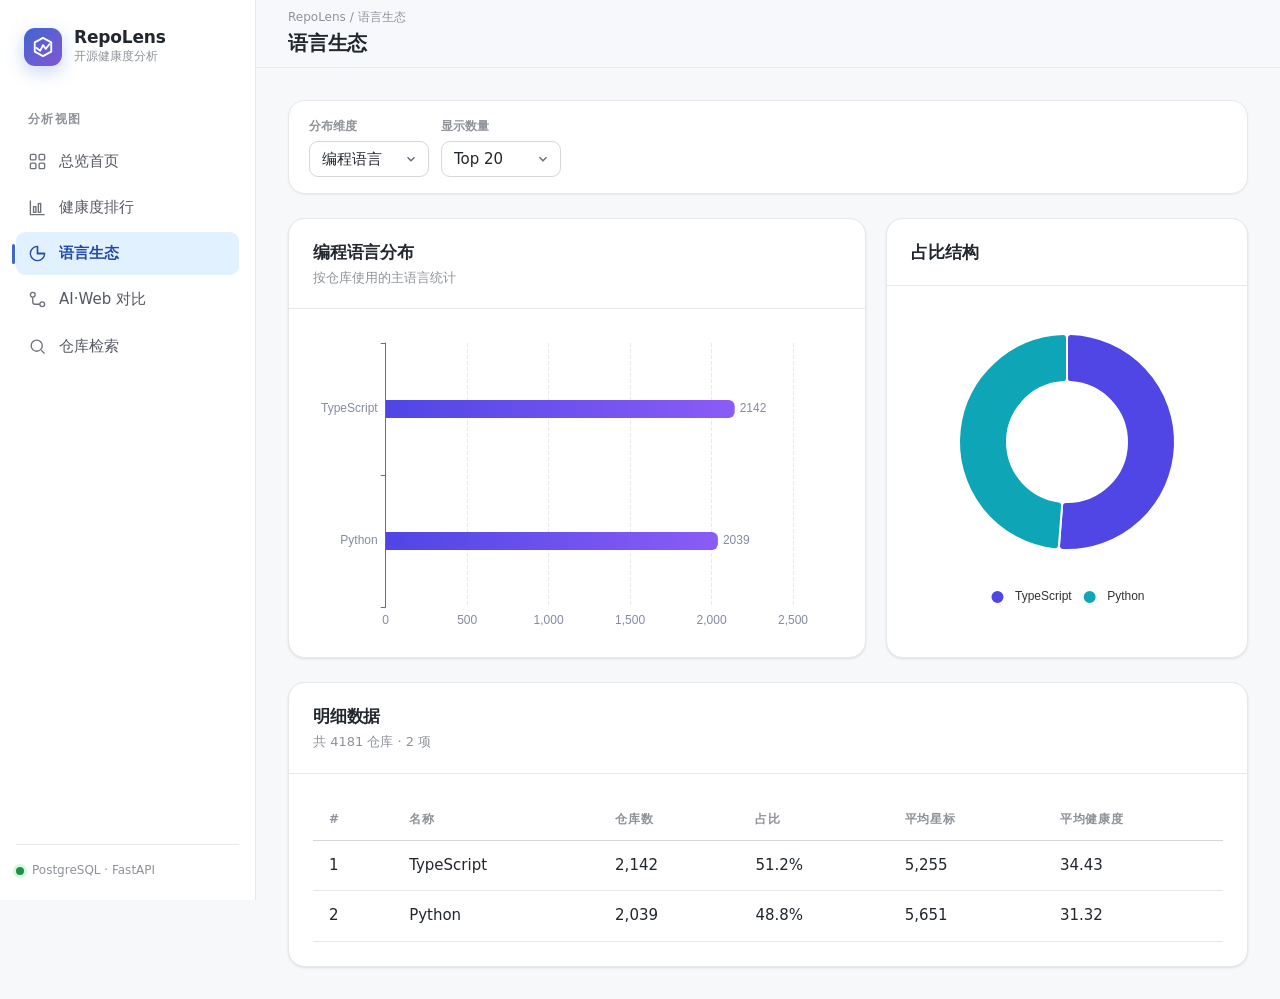
<file: languages.html>
<!DOCTYPE html>
<html lang="zh-CN">
<head>
  <meta charset="UTF-8">
  <meta name="viewport" content="width=device-width, initial-scale=1.0">
  <title>语言生态 · RepoLens</title>
  <link rel="stylesheet" href="./css/styles.css">
</head>
<body data-page="languages">
  <div class="app">
    <aside class="sidebar">
      <div class="brand">
        <div class="brand__mark"><svg width="22" height="22" viewBox="0 0 24 24" fill="none" stroke="currentColor" stroke-width="2" stroke-linecap="round" stroke-linejoin="round"><path d="M12 2 21 7v10l-9 5-9-5V7z"/><path d="M5 13l4 3 3-6 3 4 4-5"/></svg></div>
        <div><div class="brand__name">RepoLens</div><div class="brand__sub">开源健康度分析</div></div>
      </div>
      <nav class="nav">
        <div class="nav__label">分析视图</div>
        <a class="nav__item" data-page="overview" href="index.html"><svg viewBox="0 0 24 24" fill="none" stroke="currentColor" stroke-width="1.7"><rect x="3" y="3" width="7" height="7" rx="1.5"/><rect x="14" y="3" width="7" height="7" rx="1.5"/><rect x="3" y="14" width="7" height="7" rx="1.5"/><rect x="14" y="14" width="7" height="7" rx="1.5"/></svg>总览首页</a>
        <a class="nav__item" data-page="ranking" href="ranking.html"><svg viewBox="0 0 24 24" fill="none" stroke="currentColor" stroke-width="1.7"><path d="M3 3v18h18"/><rect x="7" y="11" width="3" height="7"/><rect x="13" y="7" width="3" height="11"/></svg>健康度排行</a>
        <a class="nav__item is-active" data-page="languages" href="languages.html"><svg viewBox="0 0 24 24" fill="none" stroke="currentColor" stroke-width="1.7"><path d="M12 3a9 9 0 1 0 9 9h-9z"/><path d="M12 3v9h9"/></svg>语言生态</a>
        <a class="nav__item" data-page="compare" href="compare.html"><svg viewBox="0 0 24 24" fill="none" stroke="currentColor" stroke-width="1.7"><circle cx="6" cy="6" r="3"/><circle cx="18" cy="18" r="3"/><path d="M6 9v6a3 3 0 0 0 3 3h6"/></svg>AI·Web 对比</a>
        <a class="nav__item" data-page="search" href="search.html"><svg viewBox="0 0 24 24" fill="none" stroke="currentColor" stroke-width="1.7"><circle cx="11" cy="11" r="7"/><path d="m21 21-4.3-4.3"/></svg>仓库检索</a>
      </nav>
      <div class="sidebar__foot"><div class="sidebar__meta"><span class="dot"></span> PostgreSQL · FastAPI</div></div>
    </aside>
    <div class="scrim"></div>
    <div class="main">
      <header class="topbar">
        <button class="menu-btn" aria-label="菜单"><svg viewBox="0 0 24 24" width="20" height="20" fill="none" stroke="currentColor" stroke-width="2" stroke-linecap="round"><path d="M4 6h16M4 12h16M4 18h16"/></svg></button>
        <div class="topbar__title"><span class="topbar__crumb">RepoLens / 语言生态</span><h1 class="topbar__h1">语言生态</h1></div>
        <div class="topbar__spacer"></div>
        <div class="topbar__actions"></div>
      </header>
      <main class="content">
<div class="filters mb-6">
  <div class="field"><label>分布维度</label><select class="select" id="distBy"><option value="language">编程语言</option><option value="license">开源协议</option><option value="topic">主题标签</option></select></div>
  <div class="field"><label>显示数量</label><select class="select" id="distTop"><option value="10">Top 10</option><option value="20" selected>Top 20</option><option value="50">Top 50</option></select></div>
</div>
<section class="grid grid--side mb-6">
  <div class="card"><div class="card__head"><div><div class="card__title" id="distTitle">编程语言分布</div><div class="card__desc" id="distDesc">按仓库使用的主语言统计</div></div></div><div class="card__body"><div id="chartBar" class="chart chart--md"></div></div></div>
  <div class="card"><div class="card__head"><div class="card__title">占比结构</div></div><div class="card__body"><div id="chartPie" class="chart chart--md"></div></div></div>
</section>
<section class="card"><div class="card__head"><div><div class="card__title">明细数据</div><div class="card__desc" id="tableDesc">—</div></div></div><div class="card__body" style="overflow-x:auto"><table class="table" id="distTable"><thead><tr><th>#</th><th>名称</th><th>仓库数</th><th>占比</th><th>平均星标</th><th>平均健康度</th></tr></thead><tbody></tbody></table></div></section></main>
    </div>
  </div>
  <script src="./js/echarts.min.js"></script>
  <script>
    window.RL={palette:{brand:"#4f46e5",ai:"#8b5cf6",web:"#0ea5b7",text:"#383d52",text1:"#383d52",text2:"#646b82",text3:"#848aa0",border:"#e7e9f0",grid:"#e7e9f0",font:"'Plus Jakarta Sans',system-ui,sans-serif",mono:"'JetBrains Mono',ui-monospace,monospace",excellent:"#16a34a",good:"#65a30d",fair:"#d97706",poor:"#dc2626",langs:["#4f46e5","#0ea5b7","#f59e0b","#ec4899","#10b981","#6366f1","#ef4444","#14b8a6"]},fmt:function(n){return n==null?"\u2014":Number(n).toLocaleString("en-US");},healthLevel:function(s){return s>=80?"excellent":s>=60?"good":s>=40?"fair":"poor";}};
    (function(){const p=document.body.getAttribute("data-page");document.querySelectorAll(".nav__item").forEach(function(a){a.classList.toggle("is-active",a.getAttribute("data-page")===p);});})();
    (function(){const s=document.querySelector(".sidebar"),c=document.querySelector(".scrim"),b=document.querySelector(".menu-btn");if(!s||!b)return;b.addEventListener("click",function(){s.classList.toggle("is-open");c&&c.classList.toggle("is-open");});c&&c.addEventListener("click",function(){s.classList.remove("is-open");c.classList.remove("is-open");});})();
  </script>
  <script>
var barChart=echarts.init(document.getElementById("chartBar"));var pieChart=echarts.init(document.getElementById("chartPie"));var P=RL.palette;
var dimLabels={language:"编程语言",license:"开源协议",topic:"主题标签"};var dimDescs={language:"按仓库使用的主语言统计",license:"按开源协议类型统计",topic:"按 Topic 标签统计"};
var DIST_DATA=null;
fetch("./data/distribution.json").then(function(r){return r.json();}).then(function(d){DIST_DATA=d;loadDist();});
function loadDist(){
  if(!DIST_DATA)return;
  var by=document.getElementById("distBy").value;var top=parseInt(document.getElementById("distTop").value);
  var d=DIST_DATA[by];if(!d)return;var items=d.items.slice(0,top);
  document.getElementById("distTitle").textContent=dimLabels[by]+"分布";document.getElementById("distDesc").textContent=dimDescs[by];document.getElementById("tableDesc").textContent="共 "+d.total_repos+" 仓库 · "+items.length+" 项";
  var sorted=items.slice().reverse();
  barChart.setOption({grid:{left:8,right:48,top:10,bottom:6,containLabel:true},tooltip:{trigger:"axis"},xAxis:{type:"value",axisLabel:{color:P.text3,fontSize:12},splitLine:{lineStyle:{color:P.grid,type:"dashed"}}},yAxis:{type:"category",data:sorted.map(function(i){return i.name;}),axisLabel:{color:P.text3,fontSize:12,width:120,overflow:"truncate"}},series:[{type:"bar",barWidth:18,data:sorted.map(function(i){return i.repo_count;}),itemStyle:{borderRadius:[0,6,6,0],color:new echarts.graphic.LinearGradient(0,0,1,0,[{offset:0,color:P.brand},{offset:1,color:P.ai}])},label:{show:true,position:"right",color:P.text3,fontSize:12}}]},true);
  var top8=items.slice(0,8);var otherCount=d.total_repos-top8.reduce(function(s,i){return s+i.repo_count;},0);var pieData=top8.map(function(i,idx){return{value:i.repo_count,name:i.name,itemStyle:{color:P.langs[idx%P.langs.length]}};});if(otherCount>0)pieData.push({value:otherCount,name:"其他",itemStyle:{color:P.border}});
  pieChart.setOption({tooltip:{trigger:"item",formatter:"{b}: {c} ({d}%)"},legend:{type:"scroll",bottom:0,icon:"circle",textStyle:{fontSize:12}},series:[{type:"pie",radius:["40%","72%"],center:["50%","44%"],itemStyle:{borderColor:"#fff",borderWidth:2,borderRadius:4},label:{show:false},data:pieData}]},true);
  var tbody=document.querySelector("#distTable tbody");tbody.innerHTML="";items.forEach(function(it,idx){var hs=it.avg_health_score!=null?it.avg_health_score.toFixed(2):"\u2014";tbody.insertAdjacentHTML("beforeend","<tr><td>"+(idx+1)+"</td><td>"+it.name+"</td><td>"+RL.fmt(it.repo_count)+"</td><td>"+(it.ratio*100).toFixed(1)+"%</td><td>"+RL.fmt(Math.round(it.avg_stars))+"</td><td>"+hs+"</td></tr>");});
}
document.getElementById("distBy").addEventListener("change",loadDist);document.getElementById("distTop").addEventListener("change",loadDist);
</script>
</body>
</html>
</file>
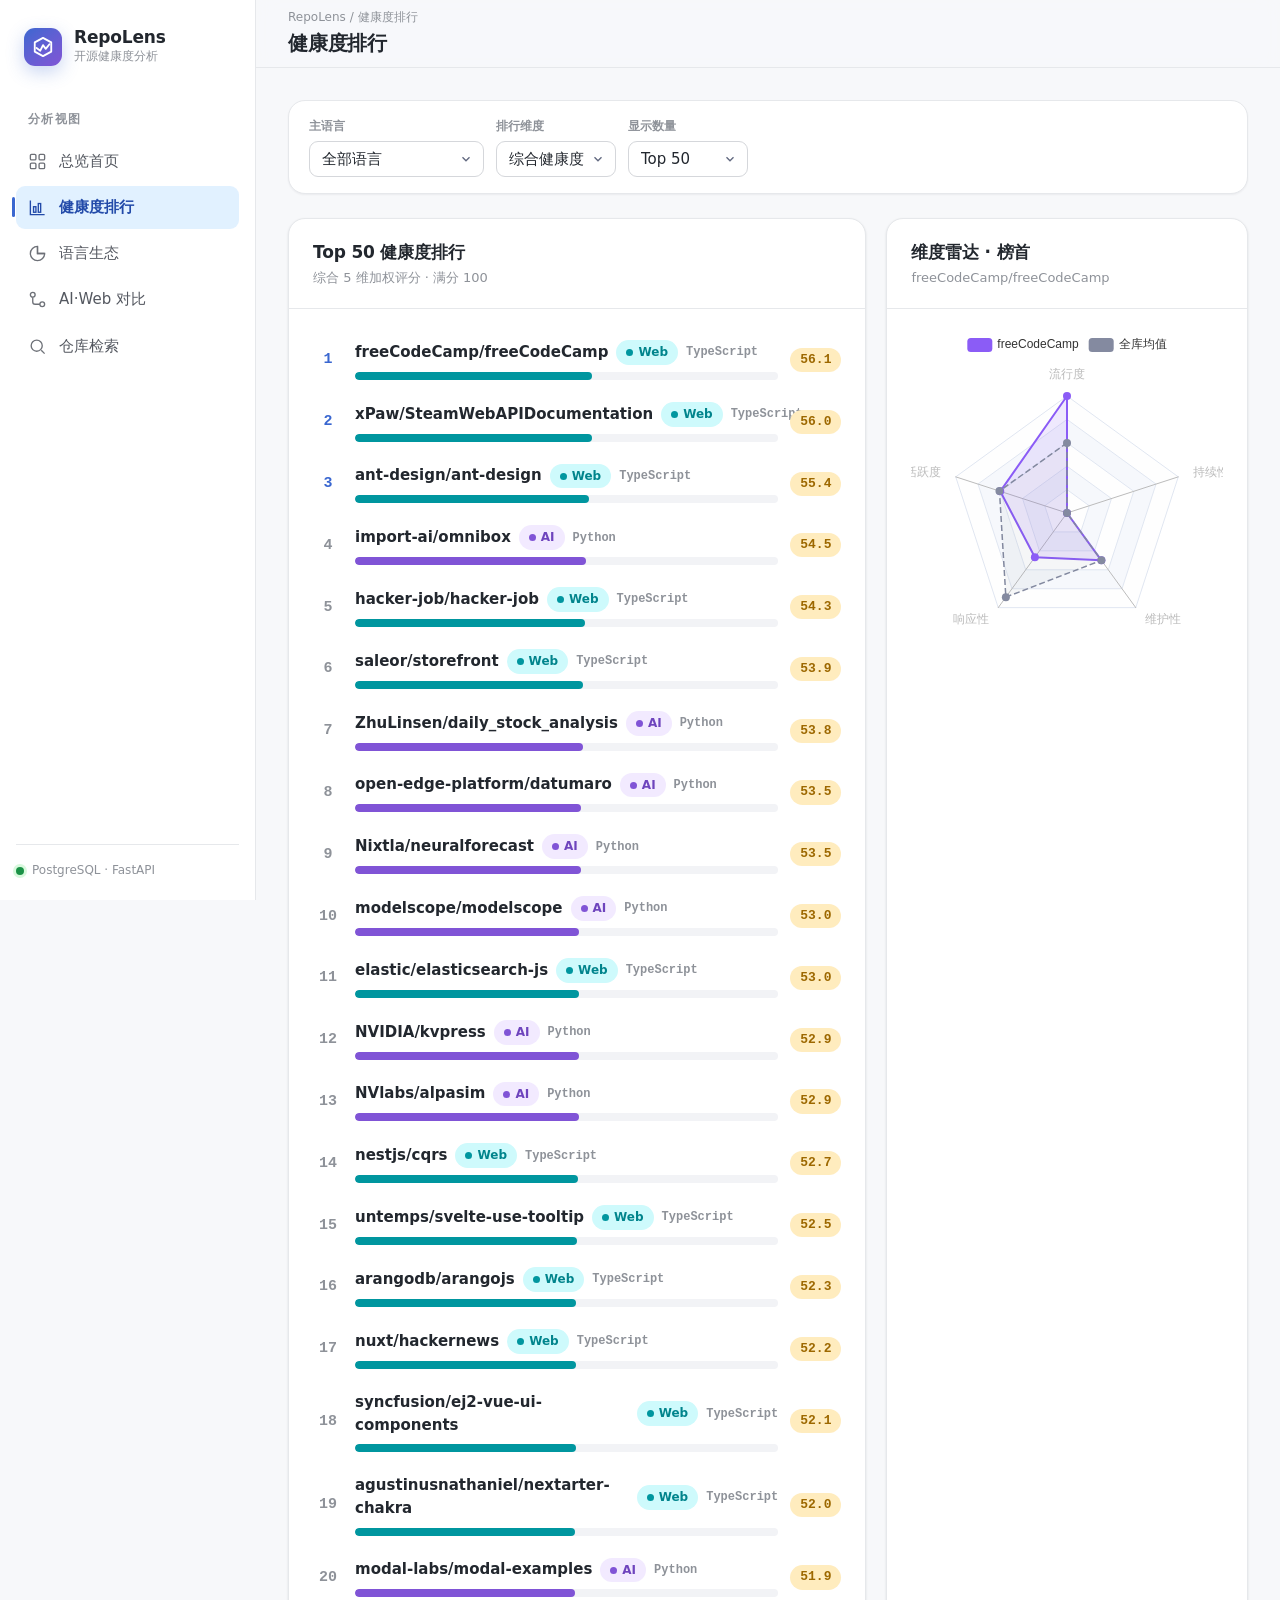
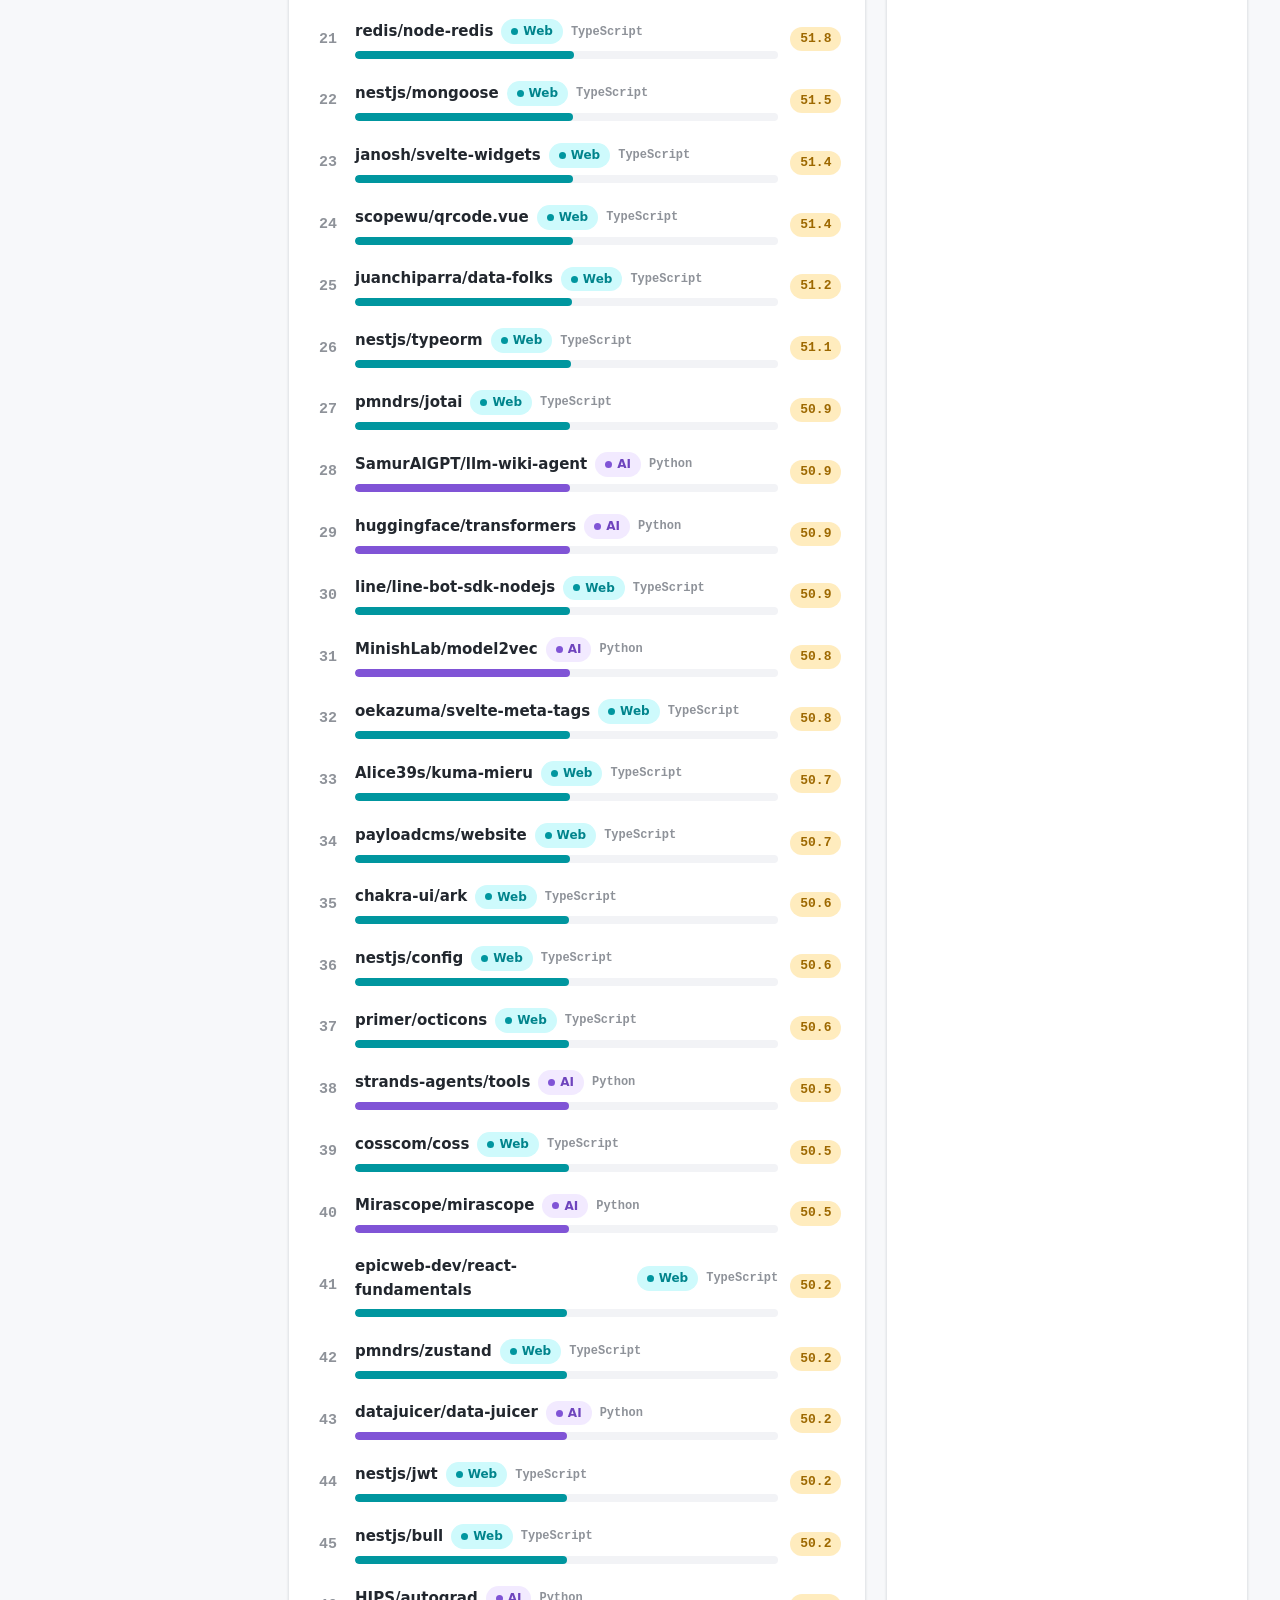
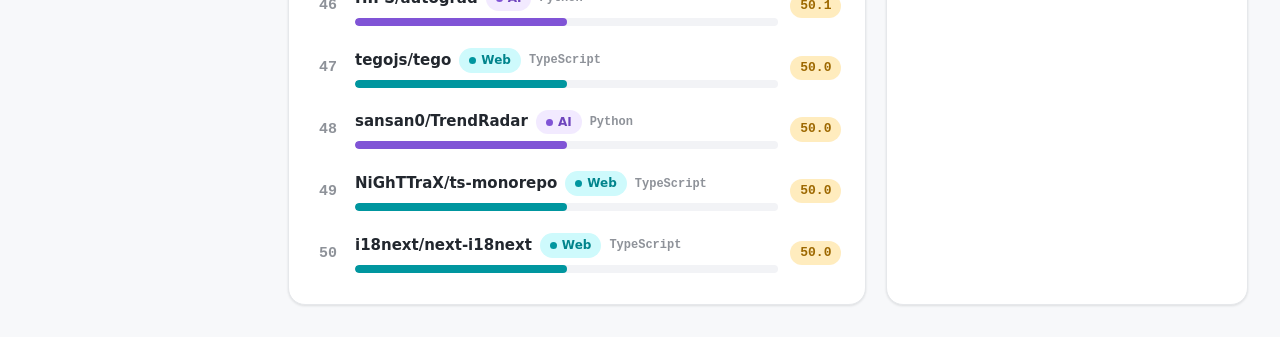
<file: ranking.html>
<!DOCTYPE html>
<html lang="zh-CN">
<head>
  <meta charset="UTF-8">
  <meta name="viewport" content="width=device-width, initial-scale=1.0">
  <title>健康度排行 · RepoLens</title>
  <link rel="stylesheet" href="./css/styles.css">
</head>
<body data-page="ranking">
  <div class="app">
    <aside class="sidebar">
      <div class="brand">
        <div class="brand__mark"><svg width="22" height="22" viewBox="0 0 24 24" fill="none" stroke="currentColor" stroke-width="2" stroke-linecap="round" stroke-linejoin="round"><path d="M12 2 21 7v10l-9 5-9-5V7z"/><path d="M5 13l4 3 3-6 3 4 4-5"/></svg></div>
        <div><div class="brand__name">RepoLens</div><div class="brand__sub">开源健康度分析</div></div>
      </div>
      <nav class="nav">
        <div class="nav__label">分析视图</div>
        <a class="nav__item" data-page="overview" href="index.html"><svg viewBox="0 0 24 24" fill="none" stroke="currentColor" stroke-width="1.7"><rect x="3" y="3" width="7" height="7" rx="1.5"/><rect x="14" y="3" width="7" height="7" rx="1.5"/><rect x="3" y="14" width="7" height="7" rx="1.5"/><rect x="14" y="14" width="7" height="7" rx="1.5"/></svg>总览首页</a>
        <a class="nav__item is-active" data-page="ranking" href="ranking.html"><svg viewBox="0 0 24 24" fill="none" stroke="currentColor" stroke-width="1.7"><path d="M3 3v18h18"/><rect x="7" y="11" width="3" height="7"/><rect x="13" y="7" width="3" height="11"/></svg>健康度排行</a>
        <a class="nav__item" data-page="languages" href="languages.html"><svg viewBox="0 0 24 24" fill="none" stroke="currentColor" stroke-width="1.7"><path d="M12 3a9 9 0 1 0 9 9h-9z"/><path d="M12 3v9h9"/></svg>语言生态</a>
        <a class="nav__item" data-page="compare" href="compare.html"><svg viewBox="0 0 24 24" fill="none" stroke="currentColor" stroke-width="1.7"><circle cx="6" cy="6" r="3"/><circle cx="18" cy="18" r="3"/><path d="M6 9v6a3 3 0 0 0 3 3h6"/></svg>AI·Web 对比</a>
        <a class="nav__item" data-page="search" href="search.html"><svg viewBox="0 0 24 24" fill="none" stroke="currentColor" stroke-width="1.7"><circle cx="11" cy="11" r="7"/><path d="m21 21-4.3-4.3"/></svg>仓库检索</a>
      </nav>
      <div class="sidebar__foot"><div class="sidebar__meta"><span class="dot"></span> PostgreSQL · FastAPI</div></div>
    </aside>
    <div class="scrim"></div>
    <div class="main">
      <header class="topbar">
        <button class="menu-btn" aria-label="菜单"><svg viewBox="0 0 24 24" width="20" height="20" fill="none" stroke="currentColor" stroke-width="2" stroke-linecap="round"><path d="M4 6h16M4 12h16M4 18h16"/></svg></button>
        <div class="topbar__title"><span class="topbar__crumb">RepoLens / 健康度排行</span><h1 class="topbar__h1">健康度排行</h1></div>
        <div class="topbar__spacer"></div>
        <div class="topbar__actions"></div>
      </header>
      <main class="content">
<div class="filters mb-6">
  <div class="field"><label>主语言</label><select class="select" id="rankLang"><option value="">全部语言</option><option>Python</option><option>TypeScript</option><option>JavaScript</option><option>Jupyter Notebook</option></select></div>
  <div class="field"><label>排行维度</label><select class="select" id="rankDim"><option value="overall">综合健康度</option><option value="popularity">流行度</option><option value="activity">活跃度</option><option value="responsiveness">响应性</option><option value="maintenance">维护性</option><option value="sustainability">持续性</option></select></div>
  <div class="field"><label>显示数量</label><select class="select" id="rankTop"><option value="10">Top 10</option><option value="20">Top 20</option><option value="50" selected>Top 50</option></select></div>
</div>
<section class="grid grid--side">
  <div class="card"><div class="card__head"><div><div class="card__title" id="rankTitle">Top 50 健康度排行</div><div class="card__desc">综合 5 维加权评分 · 满分 100</div></div></div><div class="card__body"><div class="rank-list" id="rankList"></div></div></div>
  <div class="card"><div class="card__head"><div><div class="card__title">维度雷达 · 榜首</div><div class="card__desc" id="radarDesc">—</div></div></div><div class="card__body"><div id="chartRadar" class="chart chart--lg"></div></div></div>
</section></main>
    </div>
  </div>
  <script src="./js/echarts.min.js"></script>
  <script>
    window.RL={palette:{brand:"#4f46e5",ai:"#8b5cf6",web:"#0ea5b7",text:"#383d52",text1:"#383d52",text2:"#646b82",text3:"#848aa0",border:"#e7e9f0",grid:"#e7e9f0",font:"'Plus Jakarta Sans',system-ui,sans-serif",mono:"'JetBrains Mono',ui-monospace,monospace",excellent:"#16a34a",good:"#65a30d",fair:"#d97706",poor:"#dc2626",langs:["#4f46e5","#0ea5b7","#f59e0b","#ec4899","#10b981","#6366f1","#ef4444","#14b8a6"]},fmt:function(n){return n==null?"\u2014":Number(n).toLocaleString("en-US");},healthLevel:function(s){return s>=80?"excellent":s>=60?"good":s>=40?"fair":"poor";}};
    (function(){const p=document.body.getAttribute("data-page");document.querySelectorAll(".nav__item").forEach(function(a){a.classList.toggle("is-active",a.getAttribute("data-page")===p);});})();
    (function(){const s=document.querySelector(".sidebar"),c=document.querySelector(".scrim"),b=document.querySelector(".menu-btn");if(!s||!b)return;b.addEventListener("click",function(){s.classList.toggle("is-open");c&&c.classList.toggle("is-open");});c&&c.addEventListener("click",function(){s.classList.remove("is-open");c.classList.remove("is-open");});})();
  </script>
  <script>
var radarChart=echarts.init(document.getElementById("chartRadar"));
radarChart.setOption({tooltip:{trigger:"item"},legend:{bottom:0},radar:{radius:"66%",center:["50%","46%"],indicator:[{name:"流行度",max:100},{name:"活跃度",max:100},{name:"响应性",max:100},{name:"维护性",max:100},{name:"持续性",max:100}],axisName:{color:RL.palette.text3},splitLine:{lineStyle:{color:RL.palette.grid}},splitArea:{areaStyle:{color:["#fbfbfe","#fff"]}},axisLine:{lineStyle:{color:RL.palette.grid}}},series:[{type:"radar",data:[]}]});
var RANKING_DATA=null;
fetch("./data/ranking.json").then(function(r){return r.json();}).then(function(d){RANKING_DATA=d;loadRanking();});
function loadRanking(){
  if(!RANKING_DATA)return;
  var top=parseInt(document.getElementById("rankTop").value);
  var dim=document.getElementById("rankDim").value;
  var lang=document.getElementById("rankLang").value;
  var items=RANKING_DATA.items.slice();
  if(lang)items=items.filter(function(r){return r.primary_language===lang;});
  items=items.slice(0,top);
  var list=document.getElementById("rankList");list.innerHTML="";
  var dimLabels={popularity:"流行度",activity:"活跃度",responsiveness:"响应性",maintenance:"维护性",sustainability:"持续性"};
  document.getElementById("rankTitle").textContent="Top "+items.length+" "+(dim==="overall"?"健康度排行":dimLabels[dim]+"排行");
  items.forEach(function(r,i){
    var color=r.domain==="ai"?"var(--ai)":"var(--web)";
    var badge=r.domain==="ai"?'<span class="badge badge--domain-ai"><span class="swatch"></span>AI</span>':'<span class="badge badge--domain-web"><span class="swatch"></span>Web</span>';
    var lvl=RL.healthLevel(r.health_score);
    var score=dim==="overall"?r.health_score:r.dimension_score;
    var barW=dim==="overall"?(r.health_score||0):Math.min((r.dimension_score||0)/2,100);
    list.insertAdjacentHTML("beforeend",'<div class="rank-row"><div class="rank-row__no '+(i<3?"top":"")+'">'+(i+1)+'</div><div class="rank-row__main"><div class="rank-row__name">'+r.name_with_owner+' '+badge+' <span class="text-3" style="font-size:var(--fs-xs);font-family:var(--font-mono)">'+(r.primary_language||"")+'</span></div><div class="rank-row__bar"><i style="width:'+barW.toFixed(1)+'%;background:'+color+'"></i></div></div><div class="rank-row__score"><span class="health-badge health-badge--'+lvl+'">'+(score!=null?score.toFixed(1):"\u2014")+'</span></div></div>');
  });
  if(items.length>0){
    var topItem=items[0],dims=topItem.dimensions||{};
    var topDims=[dims.popularity||0,dims.activity||0,dims.responsiveness||0,dims.maintenance||0,dims.sustainability||0];
    var allZero=topDims.every(function(v){return v===0;});
    if(allZero){document.getElementById("radarDesc").textContent="特征数据未计算";radarChart.clear();radarChart.setOption({title:{text:"维度数据暂不可用",left:"center",top:"middle",textStyle:{color:RL.palette.text3,fontSize:14}},series:[{type:"radar",data:[]}]});return;}
    var avgDims=[0,0,0,0,0];items.forEach(function(it){var dd=it.dimensions||{};avgDims[0]+=(dd.popularity||0);avgDims[1]+=(dd.activity||0);avgDims[2]+=(dd.responsiveness||0);avgDims[3]+=(dd.maintenance||0);avgDims[4]+=(dd.sustainability||0);});var n=items.length;avgDims=avgDims.map(function(v){return Math.round(v/n*10)/10;});
    document.getElementById("radarDesc").textContent=topItem.name_with_owner;
    radarChart.clear();
    radarChart.setOption({legend:{data:[topItem.name,"全库均值"]},radar:{indicator:[{name:"流行度",max:100},{name:"活跃度",max:100},{name:"响应性",max:100},{name:"维护性",max:100},{name:"持续性",max:100}]},series:[{type:"radar",data:[{value:topDims.map(function(v){return Math.round(v*10)/10;}),name:topItem.name,lineStyle:{color:RL.palette.ai,width:2},itemStyle:{color:RL.palette.ai},areaStyle:{color:"rgba(139,92,246,0.18)"}},{value:avgDims,name:"全库均值",lineStyle:{color:RL.palette.text3,width:1.5,type:"dashed"},itemStyle:{color:RL.palette.text3},areaStyle:{color:"rgba(100,107,130,0.08)"}}]}]});
  }
}
document.getElementById("rankTop").addEventListener("change",loadRanking);
document.getElementById("rankLang").addEventListener("change",loadRanking);
document.getElementById("rankDim").addEventListener("change",loadRanking);
</script>
</body>
</html>
</file>
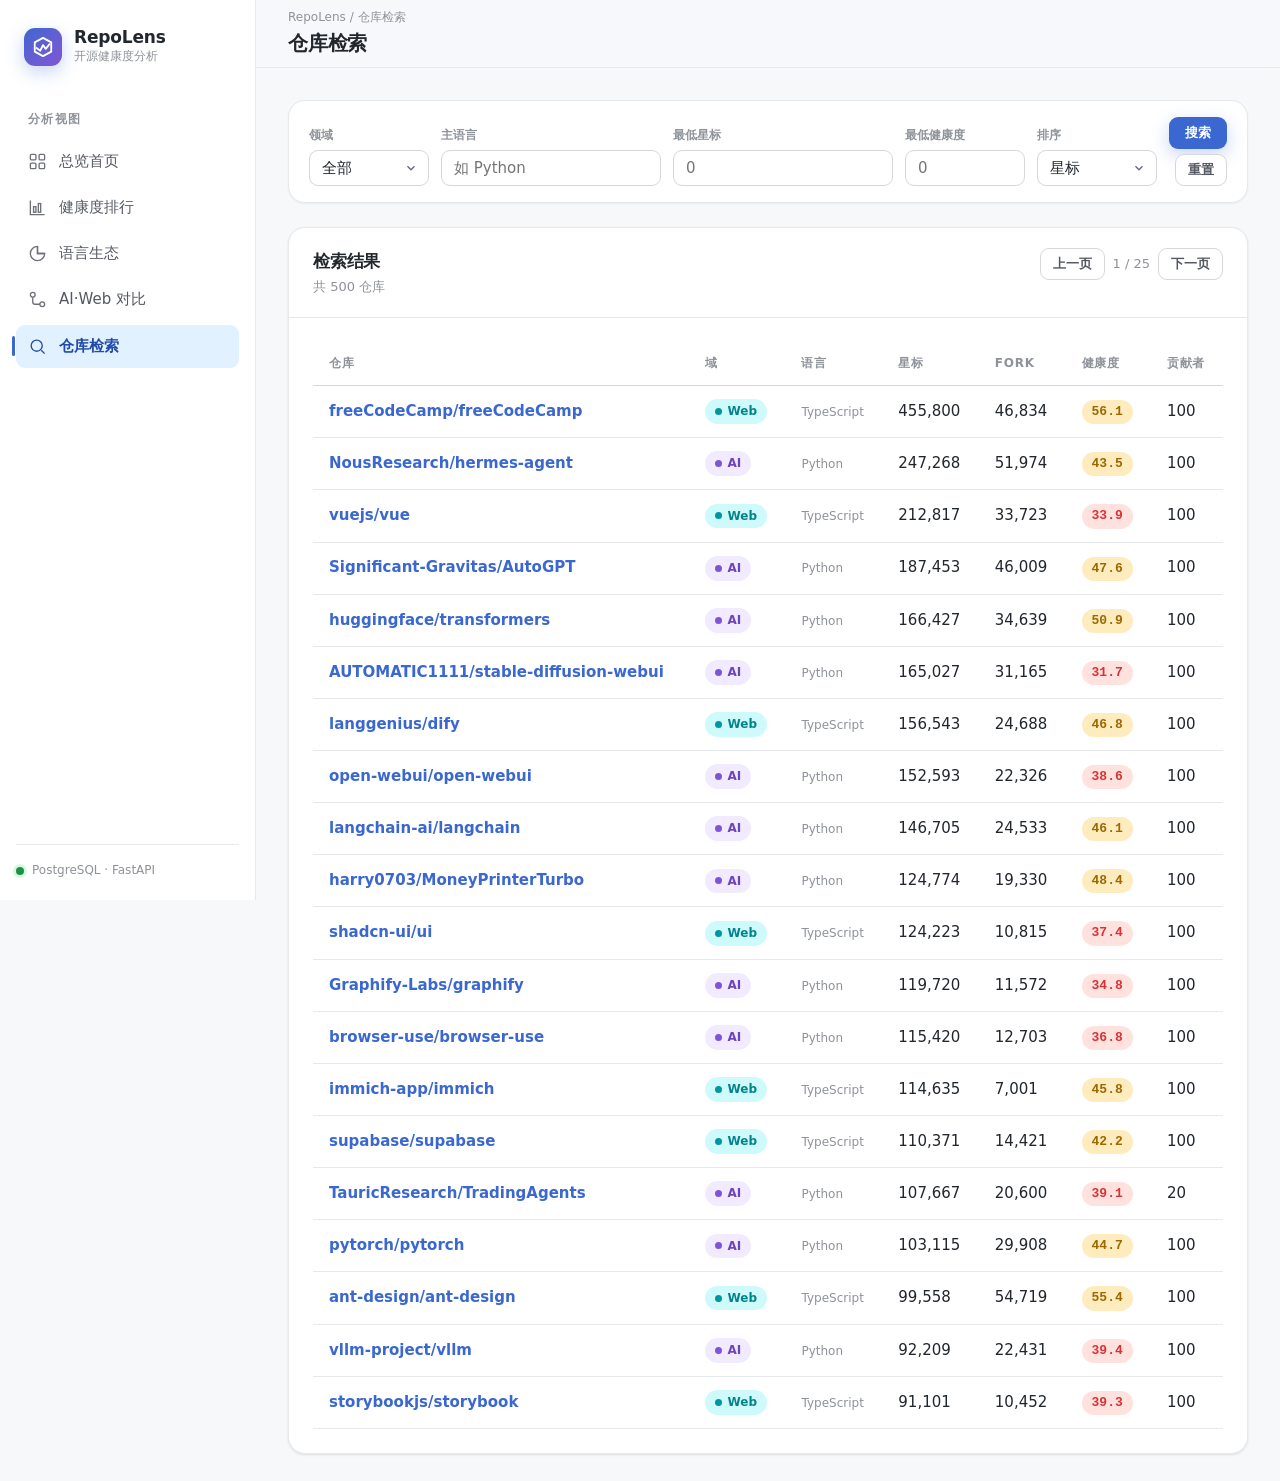
<file: search.html>
<!DOCTYPE html>
<html lang="zh-CN">
<head>
  <meta charset="UTF-8">
  <meta name="viewport" content="width=device-width, initial-scale=1.0">
  <title>仓库检索 · RepoLens</title>
  <link rel="stylesheet" href="./css/styles.css">
</head>
<body data-page="search">
  <div class="app">
    <aside class="sidebar">
      <div class="brand">
        <div class="brand__mark"><svg width="22" height="22" viewBox="0 0 24 24" fill="none" stroke="currentColor" stroke-width="2" stroke-linecap="round" stroke-linejoin="round"><path d="M12 2 21 7v10l-9 5-9-5V7z"/><path d="M5 13l4 3 3-6 3 4 4-5"/></svg></div>
        <div><div class="brand__name">RepoLens</div><div class="brand__sub">开源健康度分析</div></div>
      </div>
      <nav class="nav">
        <div class="nav__label">分析视图</div>
        <a class="nav__item" data-page="overview" href="index.html"><svg viewBox="0 0 24 24" fill="none" stroke="currentColor" stroke-width="1.7"><rect x="3" y="3" width="7" height="7" rx="1.5"/><rect x="14" y="3" width="7" height="7" rx="1.5"/><rect x="3" y="14" width="7" height="7" rx="1.5"/><rect x="14" y="14" width="7" height="7" rx="1.5"/></svg>总览首页</a>
        <a class="nav__item" data-page="ranking" href="ranking.html"><svg viewBox="0 0 24 24" fill="none" stroke="currentColor" stroke-width="1.7"><path d="M3 3v18h18"/><rect x="7" y="11" width="3" height="7"/><rect x="13" y="7" width="3" height="11"/></svg>健康度排行</a>
        <a class="nav__item" data-page="languages" href="languages.html"><svg viewBox="0 0 24 24" fill="none" stroke="currentColor" stroke-width="1.7"><path d="M12 3a9 9 0 1 0 9 9h-9z"/><path d="M12 3v9h9"/></svg>语言生态</a>
        <a class="nav__item" data-page="compare" href="compare.html"><svg viewBox="0 0 24 24" fill="none" stroke="currentColor" stroke-width="1.7"><circle cx="6" cy="6" r="3"/><circle cx="18" cy="18" r="3"/><path d="M6 9v6a3 3 0 0 0 3 3h6"/></svg>AI·Web 对比</a>
        <a class="nav__item is-active" data-page="search" href="search.html"><svg viewBox="0 0 24 24" fill="none" stroke="currentColor" stroke-width="1.7"><circle cx="11" cy="11" r="7"/><path d="m21 21-4.3-4.3"/></svg>仓库检索</a>
      </nav>
      <div class="sidebar__foot"><div class="sidebar__meta"><span class="dot"></span> PostgreSQL · FastAPI</div></div>
    </aside>
    <div class="scrim"></div>
    <div class="main">
      <header class="topbar">
        <button class="menu-btn" aria-label="菜单"><svg viewBox="0 0 24 24" width="20" height="20" fill="none" stroke="currentColor" stroke-width="2" stroke-linecap="round"><path d="M4 6h16M4 12h16M4 18h16"/></svg></button>
        <div class="topbar__title"><span class="topbar__crumb">RepoLens / 仓库检索</span><h1 class="topbar__h1">仓库检索</h1></div>
        <div class="topbar__spacer"></div>
        <div class="topbar__actions"></div>
      </header>
      <main class="content">
<div class="filters mb-6">
  <div class="field"><label>领域</label><select class="select" id="fDomain"><option value="">全部</option><option value="ai">AI</option><option value="web">Web</option></select></div>
  <div class="field"><label>主语言</label><input class="input" id="fLang" placeholder="如 Python" /></div>
  <div class="field"><label>最低星标</label><input class="input" id="fStarsMin" type="number" min="0" placeholder="0" /></div>
  <div class="field"><label>最低健康度</label><input class="input" id="fHealthMin" type="number" min="0" max="100" placeholder="0" /></div>
  <div class="field"><label>排序</label><select class="select" id="fSort"><option value="stargazer_count">星标</option><option value="health_score">健康度</option><option value="fork_count">Fork</option><option value="contributors_count">贡献者</option></select></div>
  <div class="field" style="align-self:end"><button class="btn btn--primary btn--sm" id="btnSearch">搜索</button><button class="btn btn--ghost btn--sm" id="btnReset" style="margin-left:6px">重置</button></div>
</div>
<section class="card"><div class="card__head"><div><div class="card__title">检索结果</div><div class="card__desc" id="resultDesc">—</div></div><div class="flex" style="gap:8px;align-items:center"><button class="btn btn--ghost btn--sm" id="btnPrev" disabled>上一页</button><span class="text-3" style="font-size:var(--fs-sm)" id="pageInfo">—</span><button class="btn btn--ghost btn--sm" id="btnNext" disabled>下一页</button></div></div><div class="card__body" style="overflow-x:auto"><table class="table" id="repoTable"><thead><tr><th>仓库</th><th>域</th><th>语言</th><th>星标</th><th>Fork</th><th>健康度</th><th>贡献者</th></tr></thead><tbody></tbody></table></div></section></main>
    </div>
  </div>
  <script src="./js/echarts.min.js"></script>
  <script>
    window.RL={palette:{brand:"#4f46e5",ai:"#8b5cf6",web:"#0ea5b7",text:"#383d52",text1:"#383d52",text2:"#646b82",text3:"#848aa0",border:"#e7e9f0",grid:"#e7e9f0",font:"'Plus Jakarta Sans',system-ui,sans-serif",mono:"'JetBrains Mono',ui-monospace,monospace",excellent:"#16a34a",good:"#65a30d",fair:"#d97706",poor:"#dc2626",langs:["#4f46e5","#0ea5b7","#f59e0b","#ec4899","#10b981","#6366f1","#ef4444","#14b8a6"]},fmt:function(n){return n==null?"\u2014":Number(n).toLocaleString("en-US");},healthLevel:function(s){return s>=80?"excellent":s>=60?"good":s>=40?"fair":"poor";}};
    (function(){const p=document.body.getAttribute("data-page");document.querySelectorAll(".nav__item").forEach(function(a){a.classList.toggle("is-active",a.getAttribute("data-page")===p);});})();
    (function(){const s=document.querySelector(".sidebar"),c=document.querySelector(".scrim"),b=document.querySelector(".menu-btn");if(!s||!b)return;b.addEventListener("click",function(){s.classList.toggle("is-open");c&&c.classList.toggle("is-open");});c&&c.addEventListener("click",function(){s.classList.remove("is-open");c.classList.remove("is-open");});})();
  </script>
  <script>
var LIST_DATA=null,curPage=1,pageSize=20;
fetch("./data/list.json").then(function(r){return r.json();}).then(function(d){LIST_DATA=d.items;loadResults();});
function getFiltered(){
  if(!LIST_DATA)return[];
  var domain=document.getElementById("fDomain").value;var lang=document.getElementById("fLang").value.trim().toLowerCase();
  var starsMin=parseInt(document.getElementById("fStarsMin").value)||0;var healthMin=parseFloat(document.getElementById("fHealthMin").value)||0;
  var sort=document.getElementById("fSort").value;
  var items=LIST_DATA.filter(function(r){
    if(domain&&r.domain!==domain)return false;
    if(lang&&(r.primary_language||"").toLowerCase().indexOf(lang)===-1)return false;
    if(r.stargazer_count<starsMin)return false;
    if((r.health_score||0)<healthMin)return false;
    return true;
  });
  items.sort(function(a,b){return(b[sort]||0)-(a[sort]||0);});
  return items;
}
function loadResults(){
  var filtered=getFiltered();var total=filtered.length;var totalPages=Math.max(1,Math.ceil(total/pageSize));
  if(curPage>totalPages)curPage=totalPages;
  var start=(curPage-1)*pageSize;var pageItems=filtered.slice(start,start+pageSize);
  document.getElementById("resultDesc").textContent="共 "+RL.fmt(total)+" 仓库";
  document.getElementById("pageInfo").textContent=curPage+" / "+totalPages;
  document.getElementById("btnPrev").disabled=curPage<=1;document.getElementById("btnNext").disabled=curPage>=totalPages;
  var tbody=document.querySelector("#repoTable tbody");tbody.innerHTML="";
  pageItems.forEach(function(r){
    var badge=r.domain==="ai"?'<span class="badge badge--domain-ai"><span class="swatch"></span>AI</span>':'<span class="badge badge--domain-web"><span class="swatch"></span>Web</span>';
    var lvl=r.health_level||RL.healthLevel(r.health_score);var hs=r.health_score!=null?'<span class="health-badge health-badge--'+lvl+'">'+r.health_score.toFixed(1)+'</span>':"\u2014";
    tbody.insertAdjacentHTML("beforeend","<tr><td><a href='detail.html?repo="+encodeURIComponent(r.name_with_owner)+"' style='color:var(--brand,#4f46e5);text-decoration:none;font-weight:600'>"+r.name_with_owner+"</a></td><td>"+badge+"</td><td><span class='text-3' style='font-size:var(--fs-xs)'>"+(r.primary_language||"\u2014")+"</span></td><td>"+RL.fmt(r.stargazer_count)+"</td><td>"+RL.fmt(r.fork_count)+"</td><td>"+hs+"</td><td>"+RL.fmt(r.contributors_count)+"</td></tr>");
  });
}
document.getElementById("btnSearch").addEventListener("click",function(){curPage=1;loadResults();});
document.getElementById("btnReset").addEventListener("click",function(){document.getElementById("fDomain").value="";document.getElementById("fLang").value="";document.getElementById("fStarsMin").value="";document.getElementById("fHealthMin").value="";document.getElementById("fSort").value="stargazer_count";curPage=1;loadResults();});
document.getElementById("btnPrev").addEventListener("click",function(){if(curPage>1){curPage--;loadResults();}});
document.getElementById("btnNext").addEventListener("click",function(){curPage++;loadResults();});
</script>
</body>
</html>
</file>
<file: css/styles.css>
/* ============================================================================
   RepoLens · 开源项目健康度分析系统 — 浅色设计系统
   基于需求文档 / PRD / 接口文档 (v1.0)
   设计令牌 → 语义令牌 → 基础组件。可直接用于 Jinja2 模板 (static 原型)。
   ========================================================================== */

/* ---------- 1. 设计令牌 (Primitive & Semantic) ---------- */
:root {
  /* 冷调中性灰阶 (带极轻蓝味, 非纯灰纯黑) */
  --gray-25:  oklch(99% 0.002 262);
  --gray-50:  oklch(98% 0.003 262);
  --gray-100: oklch(96.5% 0.004 262);
  --gray-200: oklch(93% 0.005 262);
  --gray-300: oklch(88% 0.006 262);
  --gray-400: oklch(78% 0.009 262);
  --gray-500: oklch(66% 0.011 262);
  --gray-600: oklch(56% 0.013 262);
  --gray-700: oklch(46% 0.014 262);
  --gray-800: oklch(36% 0.015 262);
  --gray-900: oklch(27% 0.016 262);
  --gray-950: oklch(20% 0.018 262);

  /* 主品牌 — 沉稳靛蓝 (非霓虹紫蓝渐变) */
  --brand:        oklch(54% 0.17 264);
  --brand-600:    oklch(50% 0.17 264);
  --brand-700:    oklch(44% 0.16 264);
  --brand-soft:   oklch(95.5% 0.045 264);
  --brand-soft-2: oklch(92% 0.065 264);

  /* 领域双色编码 (产品核心: AI vs Web) */
  --ai:        oklch(56% 0.19 295);   /* violet */
  --ai-600:    oklch(50% 0.18 295);
  --ai-soft:   oklch(95.5% 0.05 295);
  --web:       oklch(60% 0.13 200);   /* teal */
  --web-600:   oklch(54% 0.13 200);
  --web-soft:  oklch(95.5% 0.045 200);

  /* 健康度四档语义 (绿→红梯度, 对比度达标) */
  --lv-excellent: oklch(58% 0.15 150);
  --lv-good:      oklch(66% 0.14 125);
  --lv-fair:      oklch(72% 0.14 75);
  --lv-poor:      oklch(58% 0.20 25);
  --lv-excellent-soft: oklch(95% 0.05 150);
  --lv-good-soft:      oklch(95.5% 0.06 125);
  --lv-fair-soft:      oklch(96% 0.07 75);
  --lv-poor-soft:      oklch(95% 0.05 25);

  /* 反馈色 */
  --success: oklch(58% 0.15 150);
  --warning: oklch(72% 0.14 75);
  --danger:  oklch(58% 0.20 25);
  --info:    var(--brand);

  /* 表面层 */
  --bg:           var(--gray-50);
  --surface:      #ffffff;
  --surface-2:    var(--gray-25);
  --surface-3:    var(--gray-100);
  --border:       var(--gray-200);
  --border-strong: var(--gray-300);

  /* 文本 */
  --text:      var(--gray-900);
  --text-2:    var(--gray-700);
  --text-3:    var(--gray-500);
  --text-on-brand: #ffffff;
  --text-on-ai: #ffffff;
  --text-on-web: #ffffff;

  /* 阴影 (冷调, 分层) */
  --shadow-xs: 0 1px 2px oklch(27% 0.016 262 / 0.06);
  --shadow-sm: 0 1px 2px oklch(27% 0.016 262 / 0.05), 0 1px 3px oklch(27% 0.016 262 / 0.07);
  --shadow-md: 0 4px 14px oklch(27% 0.016 262 / 0.09);
  --shadow-lg: 0 14px 34px oklch(27% 0.016 262 / 0.12);
  --shadow-brand: 0 6px 18px oklch(54% 0.17 264 / 0.28);

  /* 圆角 */
  --r-xs: 6px;
  --r-sm: 9px;
  --r-md: 13px;
  --r-lg: 17px;
  --r-xl: 22px;
  --r-full: 999px;

  /* 间距 (4px 基准) */
  --sp-1: 4px;  --sp-2: 8px;  --sp-3: 12px; --sp-4: 16px;
  --sp-5: 20px; --sp-6: 24px; --sp-8: 32px; --sp-10: 40px;
  --sp-12: 48px; --sp-16: 64px;

  /* 字体 */
  --font-sans: "Plus Jakarta Sans", -apple-system, BlinkMacSystemFont, "Segoe UI",
               "PingFang SC", "Microsoft YaHei", system-ui, sans-serif;
  --font-mono: "JetBrains Mono", ui-monospace, "SFMono-Regular", "Cascadia Code", monospace;

  /* 字号 (固定 rem, 数据界面可预测) */
  --fs-xs: 0.75rem;     /* 12 */
  --fs-sm: 0.8125rem;   /* 13 */
  --fs-base: 0.9375rem; /* 15 */
  --fs-md: 1.0625rem;   /* 17 */
  --fs-lg: 1.25rem;     /* 20 */
  --fs-xl: 1.5rem;      /* 24 */
  --fs-2xl: 2rem;       /* 32 */
  --fs-3xl: 2.5rem;     /* 40 */

  --fw-1: 300; --fw-2: 400; --fw-3: 500; --fw-4: 600; --fw-5: 700; --fw-6: 800;

  --lh-tight: 1.2;
  --lh-snug: 1.35;
  --lh-base: 1.55;

  --sidebar-w: 256px;
  --topbar-h: 68px;
  --ease-out: cubic-bezier(0.16, 1, 0.3, 1);
  --ease-quart: cubic-bezier(0.25, 1, 0.5, 1);
}

/* ---------- 2. 基础重置 ---------- */
*, *::before, *::after { box-sizing: border-box; }
html { -webkit-text-size-adjust: 100%; }
body {
  margin: 0;
  font-family: var(--font-sans);
  font-size: var(--fs-base);
  font-weight: var(--fw-2);
  line-height: var(--lh-base);
  color: var(--text);
  background: var(--bg);
  -webkit-font-smoothing: antialiased;
  text-rendering: optimizeLegibility;
  font-variant-numeric: tabular-nums;
}
a { color: inherit; text-decoration: none; }
button { font-family: inherit; cursor: pointer; }
img, svg { display: block; }
::selection { background: var(--brand-soft-2); color: var(--brand-700); }

/* 自定义滚动条 */
* { scrollbar-width: thin; scrollbar-color: var(--gray-300) transparent; }
*::-webkit-scrollbar { width: 10px; height: 10px; }
*::-webkit-scrollbar-thumb { background: var(--gray-300); border-radius: 99px; border: 2px solid var(--bg); }
*::-webkit-scrollbar-thumb:hover { background: var(--gray-400); }

/* 焦点可见性 (a11y) */
:focus-visible {
  outline: 2.5px solid var(--brand);
  outline-offset: 2px;
  border-radius: 4px;
}

/* ---------- 3. 应用骨架 ---------- */
.app {
  display: grid;
  grid-template-columns: var(--sidebar-w) 1fr;
  min-height: 100vh;
}

/* 侧边栏 */
.sidebar {
  position: sticky;
  top: 0;
  height: 100vh;
  background: var(--surface);
  border-right: 1px solid var(--border);
  display: flex;
  flex-direction: column;
  padding: var(--sp-5) var(--sp-4);
  z-index: 40;
}
.brand {
  display: flex;
  align-items: center;
  gap: var(--sp-3);
  padding: var(--sp-2) var(--sp-2) var(--sp-5);
}
.brand__mark {
  width: 38px; height: 38px;
  border-radius: 11px;
  background: linear-gradient(140deg, var(--brand) 0%, var(--ai) 100%);
  display: grid; place-items: center;
  color: #fff;
  box-shadow: var(--shadow-brand);
  flex-shrink: 0;
}
.brand__name { font-weight: var(--fw-6); font-size: var(--fs-md); letter-spacing: -0.01em; line-height: 1.1; }
.brand__sub  { font-size: var(--fs-xs); color: var(--text-3); font-weight: var(--fw-3); }

.nav { display: flex; flex-direction: column; gap: 3px; margin-top: var(--sp-2); }
.nav__label {
  font-size: var(--fs-xs);
  text-transform: uppercase;
  letter-spacing: 0.12em;
  color: var(--text-3);
  font-weight: var(--fw-5);
  padding: var(--sp-4) var(--sp-3) var(--sp-2);
}
.nav__item {
  display: flex; align-items: center; gap: var(--sp-3);
  padding: 10px var(--sp-3);
  border-radius: var(--r-sm);
  color: var(--text-2);
  font-weight: var(--fw-3);
  font-size: var(--fs-base);
  position: relative;
  transition: background var(--transition-fast, 150ms), color 150ms;
}
.nav__item svg { width: 19px; height: 19px; flex-shrink: 0; opacity: 0.85; }
.nav__item:hover { background: var(--surface-3); color: var(--text); }
.nav__item.is-active {
  background: var(--brand-soft);
  color: var(--brand-700);
  font-weight: var(--fw-4);
}
.nav__item.is-active::before {
  content: ""; position: absolute; left: -4px; top: 50%; transform: translateY(-50%);
  width: 3px; height: 20px; border-radius: 99px; background: var(--brand);
}
.nav__item.is-active svg { opacity: 1; }

.sidebar__foot {
  margin-top: auto;
  padding-top: var(--sp-4);
  border-top: 1px solid var(--border);
  display: flex; flex-direction: column; gap: var(--sp-3);
}
.sidebar__meta { font-size: var(--fs-xs); color: var(--text-3); display: flex; gap: var(--sp-2); align-items: center; }
.dot { width: 8px; height: 8px; border-radius: 50%; background: var(--success); box-shadow: 0 0 0 3px var(--lv-excellent-soft); }

/* 主区 */
.main { display: flex; flex-direction: column; min-width: 0; }

.topbar {
  position: sticky; top: 0; z-index: 30;
  height: var(--topbar-h);
  display: flex; align-items: center; gap: var(--sp-4);
  padding: 0 var(--sp-8);
  background: oklch(98% 0.003 262 / 0.82);
  backdrop-filter: saturate(1.4) blur(10px);
  border-bottom: 1px solid var(--border);
}
.topbar__title { display: flex; flex-direction: column; gap: 2px; min-width: 0; }
.topbar__crumb { font-size: var(--fs-xs); color: var(--text-3); font-weight: var(--fw-3); }
.topbar__h1 { font-size: var(--fs-lg); font-weight: var(--fw-5); letter-spacing: -0.01em; margin: 0; }
.topbar__spacer { flex: 1; }
.topbar__actions { display: flex; align-items: center; gap: var(--sp-3); }

.content { padding: var(--sp-8); max-width: 1320px; width: 100%; margin: 0 auto; }

/* 移动端菜单按钮 (默认隐藏) */
.menu-btn { display: none; }

/* ---------- 4. 通用组件 ---------- */

/* 分段控件 (领域筛选) */
.segment {
  display: inline-flex;
  background: var(--surface-3);
  border: 1px solid var(--border);
  border-radius: var(--r-full);
  padding: 3px;
  gap: 2px;
}
.segment__btn {
  border: none; background: transparent;
  padding: 6px 14px; border-radius: var(--r-full);
  font-size: var(--fs-sm); font-weight: var(--fw-4); color: var(--text-2);
  display: inline-flex; align-items: center; gap: 6px;
  transition: all 160ms var(--ease-out);
}
.segment__btn .swatch { width: 9px; height: 9px; border-radius: 50%; }
.segment__btn[data-d="ai"] .swatch { background: var(--ai); }
.segment__btn[data-d="web"] .swatch { background: var(--web); }
.segment__btn:hover { color: var(--text); }
.segment__btn.is-active { background: var(--surface); color: var(--text); box-shadow: var(--shadow-xs); }
.segment__btn.is-active[data-d="ai"] { color: var(--ai-600); }
.segment__btn.is-active[data-d="web"] { color: var(--web-600); }

/* 按钮 */
.btn {
  display: inline-flex; align-items: center; justify-content: center; gap: 8px;
  border: 1px solid transparent; border-radius: var(--r-sm);
  padding: 9px 16px; font-size: var(--fs-base); font-weight: var(--fw-4);
  transition: all 160ms var(--ease-out);
  white-space: nowrap;
}
.btn svg { width: 17px; height: 17px; }
.btn--primary { background: var(--brand); color: var(--text-on-brand); box-shadow: var(--shadow-brand); }
.btn--primary:hover { background: var(--brand-600); transform: translateY(-1px); }
.btn--ghost { background: var(--surface); color: var(--text-2); border-color: var(--border-strong); }
.btn--ghost:hover { background: var(--surface-3); color: var(--text); border-color: var(--gray-400); }
.btn--sm { padding: 6px 12px; font-size: var(--fs-sm); }

/* 卡片 */
.card {
  background: var(--surface);
  border: 1px solid var(--border);
  border-radius: var(--r-lg);
  box-shadow: var(--shadow-sm);
  overflow: hidden;
  transition: box-shadow 200ms var(--ease-out), border-color 200ms, transform 200ms var(--ease-out);
}
.card--hover:hover { box-shadow: var(--shadow-md); border-color: var(--border-strong); transform: translateY(-2px); }
.card__head {
  display: flex; align-items: flex-start; justify-content: space-between; gap: var(--sp-4);
  padding: var(--sp-5) var(--sp-6);
  border-bottom: 1px solid var(--border);
}
.card__title { font-size: var(--fs-md); font-weight: var(--fw-5); letter-spacing: -0.01em; display: flex; align-items: center; gap: 8px; }
.card__desc { font-size: var(--fs-sm); color: var(--text-3); margin-top: 3px; }
.card__body { padding: var(--sp-6); }
.card__body--flush { padding: 0; }

/* 编辑式小标题 (kicker) */
.kicker {
  font-size: var(--fs-xs); text-transform: uppercase; letter-spacing: 0.14em;
  color: var(--brand); font-weight: var(--fw-5);
}
.section-title { font-size: var(--fs-xl); font-weight: var(--fw-5); letter-spacing: -0.015em; margin: 2px 0 0; }
.section-head { margin-bottom: var(--sp-5); }

/* 统计卡 */
.stat-grid { display: grid; grid-template-columns: repeat(4, 1fr); gap: var(--sp-4); }
.stat {
  background: var(--surface); border: 1px solid var(--border); border-radius: var(--r-lg);
  padding: var(--sp-5); box-shadow: var(--shadow-xs);
  position: relative; overflow: hidden;
  transition: box-shadow 200ms var(--ease-out), transform 200ms var(--ease-out);
}
.stat:hover { box-shadow: var(--shadow-md); transform: translateY(-2px); }
.stat::after {
  content: ""; position: absolute; right: -20px; top: -20px; width: 90px; height: 90px;
  border-radius: 50%; background: var(--brand-soft); opacity: 0.5;
}
.stat__label { font-size: var(--fs-sm); color: var(--text-3); font-weight: var(--fw-4); display: flex; align-items: center; gap: 7px; }
.stat__icon { width: 30px; height: 30px; border-radius: 9px; background: var(--brand-soft); color: var(--brand-700); display: grid; place-items: center; }
.stat__icon svg { width: 17px; height: 17px; }
.stat__value { font-family: var(--font-mono); font-size: var(--fs-2xl); font-weight: var(--fw-5); letter-spacing: -0.02em; margin-top: var(--sp-3); line-height: 1; }
.stat__value small { font-size: var(--fs-md); color: var(--text-3); font-weight: var(--fw-3); }
.stat__delta { font-size: var(--fs-xs); font-weight: var(--fw-4); margin-top: var(--sp-2); display: inline-flex; align-items: center; gap: 4px; }
.stat__delta.up { color: var(--lv-excellent); }
.stat__delta.down { color: var(--danger); }
.stat__delta.flat { color: var(--text-3); }

/* 图表容器 */
.chart { width: 100%; }
.chart--sm { height: 240px; }
.chart--md { height: 300px; }
.chart--lg { height: 360px; }
.chart--xl { height: 420px; }

/* 徽章 / 标签 */
.badge {
  display: inline-flex; align-items: center; gap: 5px;
  font-size: var(--fs-xs); font-weight: var(--fw-5);
  padding: 3px 9px; border-radius: var(--r-full);
  border: 1px solid transparent; line-height: 1.4;
}
.badge--domain-ai { background: var(--ai-soft); color: var(--ai-600); }
.badge--domain-web { background: var(--web-soft); color: var(--web-600); }
.badge--soft { background: var(--surface-3); color: var(--text-2); }
.badge .swatch { width: 7px; height: 7px; border-radius: 50%; }
.badge--domain-ai .swatch { background: var(--ai); }
.badge--domain-web .swatch { background: var(--web); }

/* 健康度等级徽章 (四档语义色) */
.lvl { display: inline-flex; align-items: center; gap: 6px; font-weight: var(--fw-5); font-size: var(--fs-sm); }
.lvl::before { content: ""; width: 9px; height: 9px; border-radius: 50%; }
.lvl--excellent { color: var(--lv-excellent); } .lvl--excellent::before { background: var(--lv-excellent); }
.lvl--good { color: oklch(52% 0.12 125); } .lvl--good::before { background: var(--lv-good); }
.lvl--fair { color: oklch(58% 0.12 75); } .lvl--fair::before { background: var(--lv-fair); }
.lvl--poor { color: var(--danger); } .lvl--poor::before { background: var(--lv-poor); }

/* 健康度评分药丸 (主数字) */
.score-pill {
  display: inline-flex; align-items: baseline; gap: 2px;
  font-family: var(--font-mono); font-weight: var(--fw-5);
  padding: 2px 10px; border-radius: var(--r-full);
}
.score-pill--excellent { background: var(--lv-excellent-soft); color: var(--lv-excellent); }
.score-pill--good { background: var(--lv-good-soft); color: oklch(50% 0.12 125); }
.score-pill--fair { background: var(--lv-fair-soft); color: oklch(56% 0.12 75); }
.score-pill--poor { background: var(--lv-poor-soft); color: var(--danger); }
.score-pill b { font-size: var(--fs-md); }
.score-pill span { font-size: var(--fs-xs); opacity: 0.7; }

/* 语言色点 */
.lang-dot { width: 9px; height: 9px; border-radius: 2px; display: inline-block; flex-shrink: 0; }

/* 表格 */
.table-wrap { overflow-x: auto; }
.table { width: 100%; border-collapse: collapse; font-size: var(--fs-base); }
.table thead th {
  text-align: left; font-size: var(--fs-xs); text-transform: uppercase; letter-spacing: 0.06em;
  color: var(--text-3); font-weight: var(--fw-5);
  padding: 12px var(--sp-4); border-bottom: 1px solid var(--border-strong);
  white-space: nowrap; position: sticky; top: 0; background: var(--surface);
}
.table tbody td { padding: 13px var(--sp-4); border-bottom: 1px solid var(--border); vertical-align: middle; }
.table tbody tr { transition: background 130ms; }
.table tbody tr:hover { background: var(--surface-2); }
.table .num { font-family: var(--font-mono); text-align: right; font-weight: var(--fw-3); }
.table .repo-name { font-weight: var(--fw-4); color: var(--text); }
.table .repo-owner { font-family: var(--font-mono); font-size: var(--fs-sm); color: var(--text-3); }
.table a.repo-link { color: var(--brand-700); }
.table a.repo-link:hover { text-decoration: underline; }

/* 筛选栏 */
.filters {
  display: flex; flex-wrap: wrap; align-items: flex-end; gap: var(--sp-3);
  background: var(--surface); border: 1px solid var(--border); border-radius: var(--r-lg);
  padding: var(--sp-4) var(--sp-5); box-shadow: var(--shadow-xs);
}
.field { display: flex; flex-direction: column; gap: 5px; }
.field label { font-size: var(--fs-xs); color: var(--text-3); font-weight: var(--fw-4); }
.input, .select {
  font-family: var(--font-sans); font-size: var(--fs-base); color: var(--text);
  background: var(--surface); border: 1px solid var(--border-strong);
  border-radius: var(--r-sm); padding: 8px 12px; min-width: 120px;
  transition: border-color 150ms, box-shadow 150ms;
}
.input:focus, .select:focus {
  outline: none; border-color: var(--brand);
  box-shadow: 0 0 0 3px var(--brand-soft);
}
.select { appearance: none; background-image: url("data:image/svg+xml,%3Csvg xmlns='http://www.w3.org/2000/svg' width='14' height='14' viewBox='0 0 24 24' fill='none' stroke='%23646b82' stroke-width='2.4'%3E%3Cpath d='M6 9l6 6 6-6'/%3E%3C/svg%3E"); background-repeat: no-repeat; background-position: right 10px center; padding-right: 30px; }
.field--grow { flex: 1; min-width: 200px; }
.field--grow .input { width: 100%; }

/* 分页 */
.pager { display: flex; align-items: center; justify-content: space-between; gap: var(--sp-4); padding: var(--sp-4) var(--sp-2) 0; flex-wrap: wrap; }
.pager__info { font-size: var(--fs-sm); color: var(--text-3); }
.pager__btns { display: flex; gap: 4px; }
.pager__btn {
  min-width: 34px; height: 34px; padding: 0 8px; border-radius: var(--r-sm);
  border: 1px solid var(--border-strong); background: var(--surface); color: var(--text-2);
  font-size: var(--fs-sm); font-weight: var(--fw-4);
  display: inline-flex; align-items: center; justify-content: center; transition: all 150ms var(--ease-out);
}
.pager__btn:hover:not(:disabled) { background: var(--surface-3); color: var(--text); }
.pager__btn.is-active { background: var(--brand); color: #fff; border-color: var(--brand); }
.pager__btn:disabled { opacity: 0.45; cursor: not-allowed; }

/* Tabs (语言生态聚类等) */
.tabs { display: inline-flex; gap: 2px; border-bottom: 1px solid var(--border); }
.tab {
  border: none; background: transparent; padding: 10px 16px;
  font-size: var(--fs-base); font-weight: var(--fw-4); color: var(--text-3);
  border-bottom: 2px solid transparent; margin-bottom: -1px; transition: color 150ms;
}
.tab:hover { color: var(--text); }
.tab.is-active { color: var(--brand-700); border-bottom-color: var(--brand); font-weight: var(--fw-5); }

/* 排行列表 (横向条形) */
.rank-list { display: flex; flex-direction: column; gap: var(--sp-2); }
.rank-row { display: grid; grid-template-columns: 30px 1fr auto; align-items: center; gap: var(--sp-3); padding: 7px 0; }
.rank-row__no { font-family: var(--font-mono); font-weight: var(--fw-5); color: var(--text-3); text-align: center; }
.rank-row__no.top { color: var(--brand); }
.rank-row__main { min-width: 0; }
.rank-row__name { font-weight: var(--fw-4); display: flex; align-items: center; gap: 8px; }
.rank-row__bar { height: 8px; border-radius: 99px; background: var(--surface-3); margin-top: 7px; overflow: hidden; }
.rank-row__bar > i { display: block; height: 100%; border-radius: 99px; background: linear-gradient(90deg, var(--brand-600), var(--brand)); }
.rank-row__score { font-family: var(--font-mono); font-weight: var(--fw-5); }

/* 维度雷达图旁的数值表 */
.dim-table { width: 100%; border-collapse: collapse; }
.dim-table td { padding: 10px 0; border-bottom: 1px solid var(--border); }
.dim-table .dim-name { color: var(--text-2); font-size: var(--fs-sm); }
.dim-table .dim-weight { color: var(--text-3); font-size: var(--fs-xs); margin-left: 6px; }
.dim-table .dim-val { font-family: var(--font-mono); font-weight: var(--fw-5); text-align: right; width: 60px; }
.dim-bar { height: 7px; border-radius: 99px; background: var(--surface-3); margin-top: 6px; overflow: hidden; }
.dim-bar > i { display: block; height: 100%; background: var(--brand); border-radius: 99px; }

/* 元信息网格 (详情页) */
.meta-grid { display: grid; grid-template-columns: repeat(2, 1fr); gap: var(--sp-4); }
.meta-item { background: var(--surface-2); border: 1px solid var(--border); border-radius: var(--r-md); padding: var(--sp-4); }
.meta-item__k { font-size: var(--fs-xs); color: var(--text-3); font-weight: var(--fw-4); }
.meta-item__v { font-family: var(--font-mono); font-size: var(--fs-md); font-weight: var(--fw-4); margin-top: 4px; }

/* 空状态 */
.empty { text-align: center; padding: var(--sp-12) var(--sp-6); color: var(--text-3); }
.empty svg { width: 44px; height: 44px; margin: 0 auto var(--sp-3); opacity: 0.5; }
.empty__title { color: var(--text-2); font-weight: var(--fw-4); }

/* 布局工具 */
.grid { display: grid; gap: var(--sp-5); }
.grid--2 { grid-template-columns: repeat(2, 1fr); }
.grid--3 { grid-template-columns: repeat(3, 1fr); }
.grid--side { grid-template-columns: 1.6fr 1fr; }
.flex { display: flex; }
.between { justify-content: space-between; }
.items-center { align-items: center; }
.gap-2 { gap: var(--sp-2); } .gap-3 { gap: var(--sp-3); } .gap-4 { gap: var(--sp-4); }
.mt-2 { margin-top: var(--sp-2); } .mt-4 { margin-top: var(--sp-4); } .mt-6 { margin-top: var(--sp-6); }
.mb-4 { margin-bottom: var(--sp-4); } .mb-6 { margin-bottom: var(--sp-6); }
.text-3 { color: var(--text-3); } .text-2 { color: var(--text-2); }
.fw-5 { font-weight: var(--fw-5); }
.mono { font-family: var(--font-mono); }
.nowrap { white-space: nowrap; }

/* 响应式 */
@media (max-width: 1080px) {
  .stat-grid { grid-template-columns: repeat(2, 1fr); }
  .grid--side, .grid--3 { grid-template-columns: 1fr; }
}
@media (max-width: 860px) {
  :root { --sidebar-w: 0px; }
  .app { grid-template-columns: 1fr; }
  .sidebar {
    position: fixed; left: 0; top: 0; width: 264px;
    transform: translateX(-100%); transition: transform 240ms var(--ease-out);
    box-shadow: var(--shadow-lg);
  }
  .sidebar.is-open { transform: translateX(0); }
  .menu-btn { display: inline-flex; align-items: center; justify-content: center; width: 40px; height: 40px; border-radius: var(--r-sm); border: 1px solid var(--border-strong); background: var(--surface); color: var(--text-2); }
  .topbar { padding: 0 var(--sp-4); }
  .content { padding: var(--sp-5) var(--sp-4); }
  .grid--2 { grid-template-columns: 1fr; }
  .scrim { position: fixed; inset: 0; background: oklch(20% 0.018 262 / 0.4); z-index: 35; opacity: 0; pointer-events: none; transition: opacity 200ms; }
  .scrim.is-open { opacity: 1; pointer-events: auto; }
}
@media (min-width: 861px) { .scrim { display: none; } }

/* ============================================================================
   5. 页面组件层 (与 6 个 Jinja2 原型页面对齐)
   ========================================================================== */

/* 卡片内边距变体 + 卡片头出血 */
.card--pad { padding: 0; }
.card--pad > .card__head { margin: calc(-1 * var(--sp-6)) calc(-1 * var(--sp-6)) 0; padding: var(--sp-5) var(--sp-6); border-bottom: 1px solid var(--border); }
.card--pad > .card__sub { margin: calc(-1 * var(--sp-6)) calc(-1 * var(--sp-6)) 0; padding: var(--sp-5) var(--sp-6) 0; }
.card--pad > :not(.card__head):not(.card__sub) { padding-left: var(--sp-6); padding-right: var(--sp-6); }
.card--pad > :last-child:not(.card__head):not(.card__sub) { padding-bottom: var(--sp-6); }
.card--pad > .card__head + :not(.card__head) { padding-top: var(--sp-6); }

.card--table { padding: 0; }

.card__sub { font-size: var(--fs-sm); color: var(--text-3); margin-top: 3px; }

/* 编辑式区块标题 */
.section-h { font-size: var(--fs-xl); font-weight: var(--fw-5); letter-spacing: -0.015em; margin: 4px 0 0; }
.section-desc { font-size: var(--fs-base); color: var(--text-2); margin-top: var(--sp-3); max-width: 78ch; line-height: var(--lh-base); }
.section-desc .mono { font-size: var(--fs-sm); }

/* 图表容器补充高度 */
.chart--tall { height: 400px; }
.chart--mid  { height: 300px; }

/* 简版统计卡 (详情/检索顶部) */
.stat__val { display: block; font-family: var(--font-mono); font-size: var(--fs-xl); font-weight: var(--fw-5); letter-spacing: -0.02em; margin-top: var(--sp-2); line-height: 1; }

/* 四列网格 */
.grid--4 { grid-template-columns: repeat(4, 1fr); }

/* 徽章补充变体 */
.badge--ai { background: var(--ai-soft); color: var(--ai-600); }
.badge--web { background: var(--web-soft); color: var(--web-600); }
.badge--neutral { background: var(--surface-3); color: var(--text-2); }
.badge--excellent { background: var(--lv-excellent-soft); color: var(--lv-excellent); }

/* 领域标签 (tag) — 与徽章区分, 用于顶栏/行内 */
.tag { display: inline-flex; align-items: center; gap: 5px; font-size: var(--fs-xs); font-weight: var(--fw-5); padding: 3px 9px; border-radius: var(--r-full); border: 1px solid transparent; line-height: 1.4; }
.tag--ai { background: var(--ai-soft); color: var(--ai-600); }
.tag--web { background: var(--web-soft); color: var(--web-600); }

/* 色点 (通用 + 领域) */
.swatch { width: 9px; height: 9px; border-radius: 50%; display: inline-block; flex-shrink: 0; }
.swatch--ai { background: var(--ai); }
.swatch--web { background: var(--web); }
.lang-dot { background: var(--brand-600); }

/* 健康度评分药丸 (表格内) */
.health-badge { display: inline-flex; align-items: baseline; gap: 2px; font-family: var(--font-mono); font-weight: var(--fw-5); padding: 2px 10px; border-radius: var(--r-full); font-size: var(--fs-sm); }
.health-badge--excellent { background: var(--lv-excellent-soft); color: var(--lv-excellent); }
.health-badge--good { background: var(--lv-good-soft); color: oklch(50% 0.12 125); }
.health-badge--fair { background: var(--lv-fair-soft); color: oklch(56% 0.12 75); }
.health-badge--poor { background: var(--lv-poor-soft); color: var(--danger); }

/* 表格 (.tbl 命名) */
.tbl { width: 100%; border-collapse: collapse; font-size: var(--fs-base); }
.tbl thead th { text-align: left; font-size: var(--fs-xs); text-transform: uppercase; letter-spacing: 0.06em; color: var(--text-3); font-weight: var(--fw-5); padding: 12px var(--sp-4); border-bottom: 1px solid var(--border-strong); white-space: nowrap; background: var(--surface); }
.tbl tbody td { padding: 13px var(--sp-4); border-bottom: 1px solid var(--border); vertical-align: middle; }
.tbl tbody tr { transition: background 130ms; }
.tbl tbody tr:hover { background: var(--surface-2); }
.tbl .num { font-family: var(--font-mono); text-align: right; font-weight: var(--fw-3); }
.tbl .repo-link { color: var(--brand-700); font-weight: var(--fw-4); }
.tbl .repo-link:hover { text-decoration: underline; }
.tbl .repo-sub { font-size: var(--fs-xs); color: var(--text-3); margin-top: 2px; }

.muted { color: var(--text-3); }

/* 结果计数 + 表格底部分页 */
.result-count { font-size: var(--fs-sm); color: var(--text-2); }
.result-count b { color: var(--text); }
.table-foot { display: flex; align-items: center; justify-content: space-between; gap: var(--sp-4); padding: var(--sp-4) var(--sp-6); border-top: 1px solid var(--border); flex-wrap: wrap; }
.pager { display: inline-flex; align-items: center; gap: 6px; }
.pager__num { min-width: 34px; height: 34px; padding: 0 8px; border-radius: var(--r-sm); border: 1px solid var(--border-strong); background: var(--surface); color: var(--text-2); font-size: var(--fs-sm); font-weight: var(--fw-4); display: inline-flex; align-items: center; justify-content: center; transition: all 150ms var(--ease-out); cursor: pointer; }
.pager__num:hover { background: var(--surface-3); color: var(--text); }
.pager__num.is-active { background: var(--brand); color: #fff; border-color: var(--brand); }
.pager__ellipsis { color: var(--text-3); padding: 0 2px; }

/* 检索筛选栏 */
.filter-grid { display: grid; grid-template-columns: repeat(auto-fit, minmax(150px, 1fr)); gap: var(--sp-4); }
.field__label { font-size: var(--fs-xs); color: var(--text-3); font-weight: var(--fw-4); }
.filter-toggles { display: flex; align-items: center; gap: var(--sp-5); margin-top: var(--sp-5); flex-wrap: wrap; }

/* 开关 */
.switch { display: inline-flex; align-items: center; gap: 8px; cursor: pointer; font-size: var(--fs-sm); color: var(--text-2); user-select: none; }
.switch input { position: absolute; opacity: 0; width: 0; height: 0; }
.switch__track { width: 38px; height: 22px; border-radius: 99px; background: var(--gray-300); position: relative; transition: background 180ms var(--ease-out); flex-shrink: 0; }
.switch__track::after { content: ""; position: absolute; top: 2px; left: 2px; width: 18px; height: 18px; border-radius: 50%; background: #fff; box-shadow: var(--shadow-xs); transition: transform 180ms var(--ease-out); }
.switch input:checked + .switch__track { background: var(--brand); }
.switch input:checked + .switch__track::after { transform: translateX(16px); }
.switch input:focus-visible + .switch__track { outline: 2.5px solid var(--brand); outline-offset: 2px; }
.switch__txt { font-weight: var(--fw-3); }

/* 双域总览卡 */
.domain-card { background: var(--surface); border: 1px solid var(--border); border-radius: var(--r-lg); box-shadow: var(--shadow-sm); padding: var(--sp-6); position: relative; overflow: hidden; }
.domain-card--ai { border-color: var(--ai-soft); }
.domain-card--web { border-color: var(--web-soft); }
.domain-card--ai::before, .domain-card--web::before { content: ""; position: absolute; left: 0; top: 0; bottom: 0; width: 4px; }
.domain-card--ai::before { background: var(--ai); }
.domain-card--web::before { background: var(--web); }
.domain-card__head { display: flex; align-items: center; gap: var(--sp-3); margin-bottom: var(--sp-5); }
.domain-card__name { font-weight: var(--fw-5); font-size: var(--fs-md); }
.domain-card__metric { display: flex; align-items: baseline; gap: 10px; }
.domain-card__num { font-family: var(--font-mono); font-size: var(--fs-3xl); font-weight: var(--fw-5); letter-spacing: -0.02em; line-height: 1; }
.domain-card--ai .domain-card__num { color: var(--ai-600); }
.domain-card--web .domain-card__num { color: var(--web-600); }
.domain-card__unit { font-size: var(--fs-sm); color: var(--text-3); }
.domain-card__row { display: grid; grid-template-columns: repeat(3, 1fr); gap: var(--sp-4); margin-top: var(--sp-5); padding-top: var(--sp-5); border-top: 1px solid var(--border); }
.domain-card__row > div { display: flex; flex-direction: column; gap: 3px; }
.domain-card__row .mini { font-size: var(--fs-xs); color: var(--text-3); }
.domain-card__row b { font-size: var(--fs-base); font-weight: var(--fw-4); }

.mini { font-size: var(--fs-xs); color: var(--text-3); }

/* 统计列表 (对比页健康度分布) */
.stat-list { display: flex; flex-direction: column; }
.stat-list__row { display: flex; justify-content: space-between; align-items: center; padding: 11px 0; border-bottom: 1px solid var(--border); font-size: var(--fs-base); }
.stat-list__row:last-child { border-bottom: none; }
.stat-list__row span { color: var(--text-3); }
.stat-list__row b { font-weight: var(--fw-4); }

/* 主题标签 + 贡献者 + 提交 */
.chips { display: flex; flex-wrap: wrap; gap: var(--sp-2); }
.chip { font-family: var(--font-mono); font-size: var(--fs-sm); padding: 5px 11px; border-radius: var(--r-full); background: var(--surface-3); color: var(--text-2); border: 1px solid var(--border); }
.contrib { list-style: none; margin: 0; padding: 0; display: flex; flex-direction: column; }
.contrib li { display: grid; grid-template-columns: 24px 1fr auto; align-items: center; gap: var(--sp-3); padding: 9px 0; border-bottom: 1px solid var(--border); }
.contrib li:last-child { border-bottom: none; }
.contrib__rank { width: 24px; height: 24px; border-radius: 50%; background: var(--brand-soft); color: var(--brand-700); font-size: var(--fs-xs); font-weight: var(--fw-5); display: grid; place-items: center; }
.contrib__login { font-size: var(--fs-sm); }
.contrib__num { font-size: var(--fs-sm); color: var(--text-2); }
.commits { list-style: none; margin: 0; padding: 0; display: flex; flex-direction: column; gap: var(--sp-3); }
.commits li { display: grid; grid-template-columns: auto auto 1fr auto; align-items: center; gap: var(--sp-3); font-size: var(--fs-sm); }
.commits__sha { color: var(--brand-700); font-weight: var(--fw-5); }
.commits__author { color: var(--text-2); }
.commits__delta { color: var(--lv-excellent); font-weight: var(--fw-4); }
.commits__delta .del { color: var(--danger); font-style: normal; }
.commits__date { color: var(--text-3); }

/* 仪表盘 + 图例 */
.gauge-wrap { display: grid; grid-template-columns: 1fr 1fr; gap: var(--sp-4); align-items: center; }
.gauge-legend { display: flex; flex-direction: column; gap: var(--sp-3); }
.gauge-legend > div { display: flex; flex-direction: column; gap: 2px; }
.gauge-legend .mini { font-size: var(--fs-xs); color: var(--text-3); }
.gauge-legend b { font-size: var(--fs-base); font-weight: var(--fw-4); }

/* 维度拆解条 (详情页, 覆盖通用 dim-bar) */
.dim-bars { display: flex; flex-direction: column; gap: var(--sp-4); }
.dim-bar { /* 单个维度容器 */ }
.dim-bar__top { display: flex; justify-content: space-between; align-items: baseline; font-size: var(--fs-sm); font-weight: var(--fw-4); margin-bottom: 6px; }
.dim-bar__top .mono { color: var(--text); }
.dim-bar__w { color: var(--text-3); font-size: var(--fs-xs); font-style: normal; font-weight: var(--fw-3); margin-left: 4px; }
.dim-bar__track { height: 9px; border-radius: 99px; background: var(--surface-3); overflow: hidden; }
.dim-bar__fill { display: block; height: 100%; border-radius: 99px; background: linear-gradient(90deg, var(--brand-600), var(--brand)); }

/* 提示条 */
.callout { display: flex; gap: var(--sp-3); align-items: flex-start; padding: var(--sp-4) var(--sp-5); border-radius: var(--r-md); font-size: var(--fs-sm); line-height: var(--lh-base); border: 1px solid; }
.callout svg { flex-shrink: 0; margin-top: 1px; }
.callout--info { background: var(--brand-soft); border-color: var(--brand-soft-2); color: var(--brand-700); }
.callout--info b { color: var(--brand-700); }

/* 响应式补充 */
@media (max-width: 1080px) {
  .grid--4 { grid-template-columns: repeat(2, 1fr); }
  .gauge-wrap { grid-template-columns: 1fr; }
}
@media (max-width: 640px) {
  .grid--4 { grid-template-columns: 1fr; }
  .domain-card__row { grid-template-columns: 1fr; gap: var(--sp-2); }
  .filter-grid { grid-template-columns: 1fr 1fr; }
}
</file>
